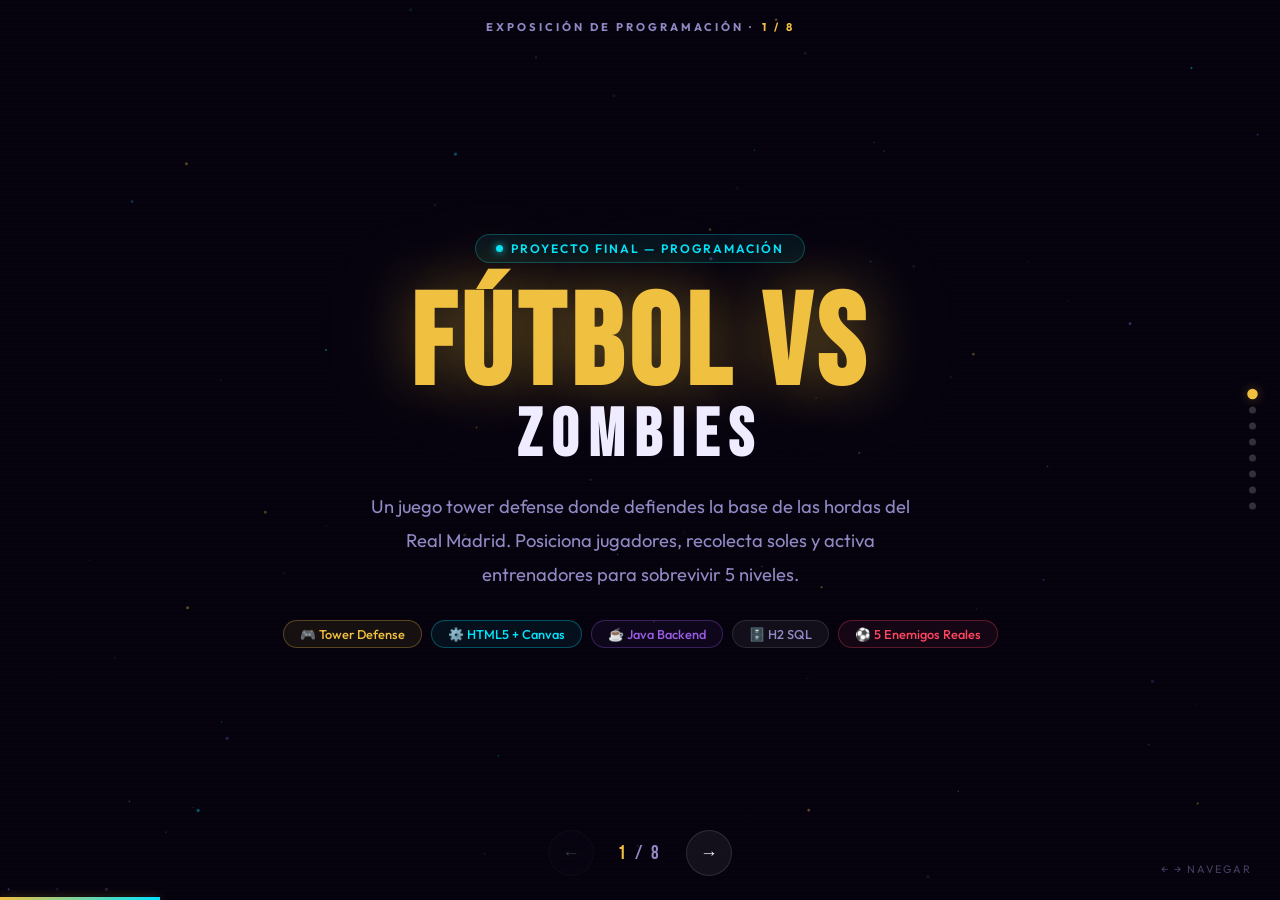
<file: index.html>
<!DOCTYPE html>
<html lang="es">
<head>
  <meta charset="UTF-8">
  <meta name="viewport" content="width=device-width, initial-scale=1.0">
  <title>Fútbol VS Zombies — Exposición</title>
  <link rel="preconnect" href="https://fonts.googleapis.com">
  <link href="https://fonts.googleapis.com/css2?family=Bebas+Neue&family=Outfit:wght@300;400;500;600;700&display=swap" rel="stylesheet">
  <style>
    :root {
      --bg: #06030f;
      --gold: #f0c040;
      --gold-dim: rgba(240,192,64,0.12);
      --gold-glow: rgba(240,192,64,0.35);
      --cyan: #00e5ff;
      --purple: #9b5de5;
      --red: #ff4560;
      --green: #2ecc71;
      --text: #f0ecff;
      --muted: #9189c4;
      --border: rgba(240,192,64,0.15);
    }
    *, *::before, *::after { box-sizing: border-box; margin: 0; padding: 0; }
    html, body { width:100%; height:100%; overflow:hidden; font-family:'Outfit',sans-serif; background:var(--bg); color:var(--text); }

    #particles-canvas { position:fixed; inset:0; z-index:0; pointer-events:none; }
    body::before {
      content:''; position:fixed; inset:0;
      background:repeating-linear-gradient(0deg,transparent,transparent 2px,rgba(0,0,0,0.03) 2px,rgba(0,0,0,0.03) 4px);
      pointer-events:none; z-index:1;
    }

    /* ── SLIDES ── */
    #slides-wrapper { position:fixed; inset:0; z-index:10; overflow:hidden; }

    .slide {
      position:absolute; inset:0;
      display:flex; flex-direction:column; align-items:center; justify-content:center;
      padding:72px 56px 90px;
      opacity:0; pointer-events:none;
      transition:opacity 0.5s ease, transform 0.5s ease;
      transform:translateX(50px);
    }
    .slide.active { opacity:1; pointer-events:all; transform:translateX(0); }
    .slide.exit-left { opacity:0; transform:translateX(-50px); }

    .slide-badge {
      position:absolute; top:20px; left:50%; transform:translateX(-50%);
      font-size:0.7rem; font-weight:700; letter-spacing:3px; text-transform:uppercase;
      color:var(--muted); display:flex; align-items:center; gap:8px; white-space:nowrap;
    }
    .slide-badge span { color:var(--gold); }

    /* ── PROGRESS ── */
    #progress-bar {
      position:fixed; bottom:0; left:0; height:3px;
      background:linear-gradient(90deg,var(--gold),var(--cyan));
      transition:width 0.45s ease; z-index:200;
      box-shadow:0 0 10px var(--gold-glow);
    }

    /* ── CONTROLS ── */
    #nav-controls {
      position:fixed; bottom:24px; left:50%; transform:translateX(-50%);
      display:flex; align-items:center; gap:18px; z-index:200;
    }
    .nav-btn {
      background:rgba(255,255,255,0.06); border:1px solid rgba(255,255,255,0.12);
      color:var(--text); border-radius:50%; width:46px; height:46px;
      font-size:1.1rem; cursor:pointer; display:flex; align-items:center; justify-content:center;
      transition:background 0.2s, border-color 0.2s, transform 0.2s; backdrop-filter:blur(8px);
    }
    .nav-btn:hover { background:rgba(240,192,64,0.15); border-color:var(--gold); transform:scale(1.08); }
    .nav-btn:disabled { opacity:0.22; cursor:default; transform:none; }
    #slide-counter { font-family:'Bebas Neue',cursive; font-size:1.2rem; letter-spacing:3px; color:var(--muted); min-width:56px; text-align:center; }
    #slide-counter em { color:var(--gold); font-style:normal; }

    /* ── DOTS ── */
    #slide-dots {
      position:fixed; right:24px; top:50%; transform:translateY(-50%);
      display:flex; flex-direction:column; gap:9px; z-index:200;
    }
    .dot { width:7px; height:7px; border-radius:50%; background:rgba(255,255,255,0.18); cursor:pointer; transition:background 0.3s, transform 0.3s; }
    .dot.active { background:var(--gold); transform:scale(1.5); box-shadow:0 0 7px var(--gold-glow); }

    #key-hint { position:fixed; bottom:24px; right:28px; font-size:0.68rem; letter-spacing:2px; color:rgba(145,137,196,0.45); text-transform:uppercase; z-index:200; }

    /* ── SHARED COMPONENTS ── */
    .section-label { font-size:0.7rem; font-weight:700; letter-spacing:3px; text-transform:uppercase; color:var(--cyan); margin-bottom:8px; }
    h2 { font-family:'Bebas Neue',cursive; font-size:clamp(2.2rem,3.8vw,3.4rem); letter-spacing:3px; line-height:1; margin-bottom:10px; }
    .section-desc { color:var(--muted); font-size:0.97rem; line-height:1.8; max-width:580px; margin-bottom:32px; }

    /* ── ANIM ── */
    @keyframes fadeUp { from{opacity:0;transform:translateY(26px)} to{opacity:1;transform:translateY(0)} }
    @keyframes pulse { 0%,100%{opacity:1;transform:scale(1)} 50%{opacity:.5;transform:scale(.8)} }
    .slide.active .a1 { animation:fadeUp .55s .04s ease both; }
    .slide.active .a2 { animation:fadeUp .55s .14s ease both; }
    .slide.active .a3 { animation:fadeUp .55s .24s ease both; }
    .slide.active .a4 { animation:fadeUp .55s .34s ease both; }
    .slide.active .a5 { animation:fadeUp .55s .44s ease both; }

    /* ════════════════════════════
       SLIDE 1 — PORTADA
    ════════════════════════════ */
    .hero-badge {
      display:inline-flex; align-items:center; gap:8px;
      background:rgba(0,229,255,0.08); border:1px solid rgba(0,229,255,0.25);
      border-radius:999px; padding:6px 20px;
      font-size:0.76rem; font-weight:600; letter-spacing:2px; text-transform:uppercase;
      color:var(--cyan); margin-bottom:28px;
    }
    .hero-badge::before { content:''; width:7px; height:7px; border-radius:50%; background:var(--cyan); box-shadow:0 0 8px var(--cyan); animation:pulse 1.5s ease-in-out infinite; }
    .hero-title {
      font-family:'Bebas Neue',cursive;
      font-size:clamp(4rem,10vw,9.5rem);
      line-height:.88; letter-spacing:6px; color:var(--gold);
      text-shadow:0 0 60px rgba(240,192,64,.4),0 0 120px rgba(240,192,64,.15);
      text-align:center;
    }
    .hero-title span { display:block; color:var(--text); text-shadow:none; font-size:.52em; letter-spacing:10px; margin-top:4px; }
    .hero-sub { margin-top:24px; font-size:clamp(.95rem,1.7vw,1.15rem); color:var(--muted); max-width:560px; line-height:1.85; text-align:center; }
    .hero-chips { display:flex; flex-wrap:wrap; gap:9px; justify-content:center; margin-top:28px; }
    .chip { background:rgba(255,255,255,0.05); border:1px solid rgba(255,255,255,0.1); border-radius:999px; padding:5px 16px; font-size:0.8rem; color:var(--muted); font-weight:500; }
    .chip.gold  { border-color:rgba(240,192,64,.3); color:var(--gold); background:rgba(240,192,64,.07); }
    .chip.cyan  { border-color:rgba(0,229,255,.3); color:var(--cyan); background:rgba(0,229,255,.06); }
    .chip.purple{ border-color:rgba(155,93,229,.3); color:var(--purple); background:rgba(155,93,229,.06); }
    .chip.red   { border-color:rgba(255,69,96,.3); color:var(--red); background:rgba(255,69,96,.06); }

    /* ════════════════════════════
       SLIDE 2 — EQUIPO
    ════════════════════════════ */
    .team-grid { display:grid; grid-template-columns:repeat(3,1fr); gap:24px; width:100%; max-width:860px; }
    .member-card {
      background:rgba(255,255,255,0.03); border:1px solid rgba(255,255,255,0.08);
      border-radius:22px; padding:32px 22px; text-align:center;
      transition:transform .3s, border-color .3s, background .3s;
      position:relative; overflow:hidden;
    }
    .member-card::before { content:''; position:absolute; top:0; left:0; right:0; height:2px; background:linear-gradient(90deg,var(--gold),var(--cyan),transparent); }
    .member-card:hover { transform:translateY(-6px); border-color:rgba(240,192,64,.3); background:var(--gold-dim); }
    .member-avatar {
      width:68px; height:68px; border-radius:50%;
      background:linear-gradient(135deg,rgba(240,192,64,.2),rgba(0,229,255,.15));
      border:2px solid rgba(240,192,64,.3);
      display:flex; align-items:center; justify-content:center;
      font-size:1.9rem; margin:0 auto 16px;
    }
    .member-card h3 { font-family:'Bebas Neue',cursive; font-size:1.1rem; letter-spacing:2px; color:var(--gold); margin-bottom:6px; }
    .member-card p { color:var(--muted); font-size:0.8rem; line-height:1.6; }
    .member-role { display:inline-block; margin-top:12px; font-size:0.68rem; font-weight:700; letter-spacing:2px; text-transform:uppercase; padding:4px 13px; border-radius:999px; background:rgba(0,229,255,0.1); color:var(--cyan); }
    .member-role.gold  { background:rgba(240,192,64,0.1); color:var(--gold); }
    .member-role.purple{ background:rgba(155,93,229,0.1); color:var(--purple); }

    /* ════════════════════════════
       SLIDE 3 — CÓMO FUNCIONA
    ════════════════════════════ */
    .steps-grid { display:grid; grid-template-columns:repeat(3,1fr); gap:22px; width:100%; max-width:960px; }
    .step { background:rgba(255,255,255,0.03); border:1px solid rgba(255,255,255,0.07); border-radius:18px; padding:28px 22px; position:relative; overflow:hidden; transition:transform .3s, border-color .3s; }
    .step:hover { transform:translateY(-5px); border-color:rgba(240,192,64,.25); }
    .step::before { content:''; position:absolute; top:0; left:0; right:0; height:2px; background:linear-gradient(90deg,var(--gold),transparent); opacity:0; transition:opacity .3s; }
    .step:hover::before { opacity:1; }
    .step-num { font-family:'Bebas Neue',cursive; font-size:3.5rem; color:rgba(240,192,64,0.1); line-height:1; margin-bottom:12px; }
    .step h3 { font-size:1.05rem; font-weight:700; margin-bottom:8px; color:var(--gold); }
    .step p { color:var(--muted); font-size:0.88rem; line-height:1.75; }

    /* ════════════════════════════
       SLIDE 4 — ENEMIGOS
    ════════════════════════════ */
    .enemies-grid { display:grid; grid-template-columns:repeat(5,1fr); gap:14px; width:100%; max-width:960px; }
    .enemy-card {
      background:rgba(255,40,40,0.04); border:1px solid rgba(255,69,96,0.15);
      border-radius:16px; padding:20px 14px; text-align:center;
      transition:transform .3s, border-color .3s, background .3s;
    }
    .enemy-card:hover { transform:translateY(-5px); border-color:rgba(255,69,96,.4); background:rgba(255,69,96,.08); }
    .enemy-card.boss { border-color:rgba(240,192,64,.3); background:rgba(240,192,64,.05); }
    .enemy-card.boss:hover { border-color:rgba(240,192,64,.6); background:rgba(240,192,64,.1); }
    .enemy-emoji { font-size:2rem; display:block; margin-bottom:10px; }
    .enemy-card h4 { font-family:'Bebas Neue',cursive; font-size:1rem; letter-spacing:2px; color:var(--red); margin-bottom:6px; }
    .enemy-card.boss h4 { color:var(--gold); }
    .enemy-card p { color:var(--muted); font-size:0.75rem; line-height:1.55; }
    .enemy-tag { display:inline-block; margin-top:10px; font-size:0.65rem; font-weight:700; letter-spacing:1.5px; text-transform:uppercase; padding:3px 10px; border-radius:999px; background:rgba(255,69,96,0.12); color:var(--red); }
    .enemy-card.boss .enemy-tag { background:rgba(240,192,64,0.12); color:var(--gold); }

    /* ════════════════════════════
       SLIDE 5 — JUGADORES + SOLES
    ════════════════════════════ */
    .players-layout { display:grid; grid-template-columns:1fr 1fr; gap:36px; width:100%; max-width:960px; align-items:start; }
    .players-list { display:flex; flex-direction:column; gap:12px; }
    .player-row {
      display:flex; align-items:center; gap:14px;
      background:rgba(255,255,255,0.03); border:1px solid rgba(255,255,255,0.07);
      border-radius:12px; padding:12px 16px;
      transition:transform .2s, border-color .2s;
    }
    .player-row:hover { transform:translateX(4px); border-color:rgba(240,192,64,.25); }
    .player-icon { width:38px; height:38px; border-radius:8px; display:flex; align-items:center; justify-content:center; font-size:1.2rem; flex-shrink:0; }
    .player-info strong { display:block; font-size:0.9rem; color:var(--text); margin-bottom:2px; }
    .player-info span { font-size:0.76rem; color:var(--muted); }
    .player-cost { margin-left:auto; font-family:'Bebas Neue',cursive; font-size:1.1rem; color:var(--gold); flex-shrink:0; }

    .soles-box {
      background:rgba(240,192,64,0.05); border:1px solid rgba(240,192,64,0.2);
      border-radius:18px; padding:24px;
    }
    .soles-box h3 { font-family:'Bebas Neue',cursive; font-size:1.5rem; letter-spacing:2px; color:var(--gold); margin-bottom:12px; }
    .soles-box p { color:var(--muted); font-size:0.87rem; line-height:1.75; margin-bottom:10px; }
    .sol-item { display:flex; align-items:flex-start; gap:10px; margin-top:10px; }
    .sol-item span { font-size:1.3rem; flex-shrink:0; margin-top:2px; }
    .sol-item p { margin:0; font-size:0.82rem; color:var(--muted); }

    /* ════════════════════════════
       SLIDE 6 — ENTRENADORES
    ════════════════════════════ */
    .coaches-grid { display:grid; grid-template-columns:repeat(3,1fr); gap:22px; width:100%; max-width:860px; }
    .coach-card {
      background:rgba(255,255,255,0.03); border:1px solid rgba(255,255,255,0.07);
      border-radius:18px; padding:26px 22px; text-align:center;
      transition:transform .3s, border-color .3s, background .3s;
      position:relative; overflow:hidden;
    }
    .coach-card::after { content:''; position:absolute; bottom:0; left:0; right:0; height:2px; background:linear-gradient(90deg,transparent,var(--gold),transparent); opacity:0; transition:opacity .3s; }
    .coach-card:hover::after { opacity:1; }
    .coach-card:hover { transform:translateY(-5px); border-color:rgba(240,192,64,.3); background:var(--gold-dim); }
    .coach-emoji { font-size:2.5rem; display:block; margin-bottom:14px; }
    .coach-card h4 { font-family:'Bebas Neue',cursive; font-size:1.25rem; letter-spacing:2px; color:var(--gold); margin-bottom:8px; }
    .coach-card p { color:var(--muted); font-size:0.82rem; line-height:1.65; }
    .coach-req { display:inline-block; margin-top:12px; font-size:0.65rem; font-weight:700; letter-spacing:1.5px; text-transform:uppercase; padding:3px 11px; border-radius:999px; background:rgba(0,229,255,0.1); color:var(--cyan); }

    /* ════════════════════════════
       SLIDE 7 — TECNOLOGÍA
    ════════════════════════════ */
    .tech-layout { display:grid; grid-template-columns:1fr 1fr; gap:36px; width:100%; max-width:960px; align-items:start; }
    .tech-list { display:flex; flex-direction:column; gap:13px; }
    .tech-item { display:flex; align-items:center; gap:14px; background:rgba(255,255,255,0.03); border:1px solid rgba(255,255,255,0.07); border-radius:13px; padding:15px 17px; }
    .tech-icon { width:42px; height:42px; border-radius:9px; display:flex; align-items:center; justify-content:center; font-size:1.35rem; flex-shrink:0; }
    .tech-icon.html { background:rgba(228,77,38,0.15); }
    .tech-icon.css  { background:rgba(155,93,229,0.15); }
    .tech-icon.java { background:rgba(248,152,32,0.15); }
    .tech-icon.sql  { background:rgba(0,114,255,0.15); }
    .tech-info strong { display:block; font-size:0.92rem; color:var(--text); margin-bottom:3px; }
    .tech-info span { font-size:0.78rem; color:var(--muted); }

    .arch-diagram { background:rgba(255,255,255,0.02); border:1px solid var(--border); border-radius:18px; padding:26px; display:flex; flex-direction:column; gap:9px; }
    .arch-row { display:flex; align-items:center; gap:9px; }
    .arch-box { flex:1; border-radius:9px; padding:9px 12px; text-align:center; font-size:0.8rem; font-weight:600; }
    .arch-box.gd  { background:rgba(240,192,64,0.08); border:1px solid rgba(240,192,64,0.18); color:var(--gold); }
    .arch-box.cy  { background:rgba(0,229,255,0.06); border:1px solid rgba(0,229,255,0.2); color:var(--cyan); }
    .arch-box.pu  { background:rgba(155,93,229,0.06); border:1px solid rgba(155,93,229,0.2); color:var(--purple); }
    .arch-arrow { color:var(--muted); font-size:.95rem; flex-shrink:0; }
    .arch-label { font-size:0.65rem; color:var(--muted); text-align:center; letter-spacing:1px; text-transform:uppercase; }

    /* ════════════════════════════
       SLIDE 8 — CIERRE
    ════════════════════════════ */
    .final-title { font-family:'Bebas Neue',cursive; font-size:clamp(3rem,6.5vw,6rem); line-height:.9; letter-spacing:5px; color:var(--gold); text-shadow:0 0 60px rgba(240,192,64,.4); margin-bottom:14px; text-align:center; }
    .final-sub { color:var(--muted); font-size:1rem; line-height:1.85; max-width:500px; margin:0 auto 32px; text-align:center; }
    .btn-play { display:inline-flex; align-items:center; gap:10px; background:var(--gold); color:#0e0618; border:none; border-radius:8px; padding:15px 46px; font-family:'Bebas Neue',cursive; font-size:1.35rem; letter-spacing:4px; cursor:pointer; text-decoration:none; box-shadow:0 8px 32px rgba(240,192,64,.3); transition:transform .2s, box-shadow .2s; }
    .btn-play:hover { transform:translateY(-3px); box-shadow:0 14px 48px rgba(240,192,64,.5); }

    /* ── STATS ROW ── */
    .stats-row { display:grid; grid-template-columns:repeat(4,1fr); gap:2px; background:var(--border); border:1px solid var(--border); border-radius:18px; overflow:hidden; width:100%; max-width:900px; margin-top:10px; }
    .stat-box { background:var(--bg); padding:36px 24px; text-align:center; }
    .stat-num { font-family:'Bebas Neue',cursive; font-size:3.5rem; color:var(--gold); line-height:1; text-shadow:0 0 20px var(--gold-glow); }
    .stat-label { color:var(--muted); font-size:0.76rem; letter-spacing:2px; text-transform:uppercase; margin-top:7px; }
  </style>
</head>
<body>
<canvas id="particles-canvas"></canvas>
<div id="slides-wrapper">

  <!-- ① PORTADA -->
  <div class="slide active" style="text-align:center;" data-label="Portada">
    <div class="slide-badge">Exposición de Programación · <span>1 / 8</span></div>
    <div class="hero-badge a1">Proyecto Final — Programación</div>
    <h1 class="hero-title a2">Fútbol VS<span>Zombies</span></h1>
    <p class="hero-sub a3">Un juego tower defense donde defiendes la base de las hordas del Real Madrid. Posiciona jugadores, recolecta soles y activa entrenadores para sobrevivir 5 niveles.</p>
    <div class="hero-chips a4">
      <span class="chip gold">🎮 Tower Defense</span>
      <span class="chip cyan">⚙️ HTML5 + Canvas</span>
      <span class="chip purple">☕ Java Backend</span>
      <span class="chip">🗄️ H2 SQL</span>
      <span class="chip red">⚽ 5 Enemigos Reales</span>
    </div>
  </div>

  <!-- ② EQUIPO -->
  <div class="slide" data-label="Equipo">
    <div class="slide-badge">Integrantes · <span>2 / 8</span></div>
    <div class="a1"><div class="section-label">Quiénes lo hicimos</div></div>
    <h2 class="a2">Nuestro Equipo</h2>
    <p class="section-desc a3" style="text-align:center;">Tres desarrolladores, cada uno con un rol claro en el proyecto.</p>
    <div class="team-grid a4">
      <div class="member-card">
        <div class="member-avatar">🎮</div>
        <h3>Dennis<br>Marin Orozco</h3>
        <p>Lógica del juego en Canvas, mecánicas de enemigos, animaciones y diseño de la interfaz visual.</p>
        <span class="member-role gold">Game Logic & Frontend</span>
      </div>
      <div class="member-card">
        <div class="member-avatar">⚙️</div>
        <h3>Juan Esteban<br>Muñoz Marín</h3>
        <p>Backend Java con HttpServer, API REST para guardar y cargar progreso, integración con base de datos.</p>
        <span class="member-role purple">Backend / API REST</span>
      </div>
      <div class="member-card">
        <div class="member-avatar">🗄️</div>
        <h3>Jose Daniel<br>Orejuela Duque</h3>
        <p>Base de datos H2 SQL embebida, persistencia de nivel, oleada, score y energía entre sesiones.</p>
        <span class="member-role">Base de Datos / H2 SQL</span>
      </div>
    </div>
  </div>

  <!-- ③ CÓMO FUNCIONA -->
  <div class="slide" data-label="Mecánicas">
    <div class="slide-badge">Mecánicas · <span>3 / 8</span></div>
    <div class="a1"><div class="section-label">Gameplay</div></div>
    <h2 class="a2">¿Cómo funciona?</h2>
    <p class="section-desc a3" style="text-align:center; max-width:700px;">El juego tiene 5 niveles, cada uno en un estadio distinto. Cada nivel tiene 3 oleadas de enemigos que escalan en dificultad y velocidad.</p>
    <div class="steps-grid a4">
      <div class="step">
        <div class="step-num">01</div>
        <h3>☀ Recolecta Soles</h3>
        <p>Los soles caen del cielo cada ~10 segundos — haz clic en ellos para recolectarlos. Sin soles no puedes colocar jugadores. Fàbregas genera soles extra de forma pasiva.</p>
      </div>
      <div class="step">
        <div class="step-num">02</div>
        <h3>⚽ Posiciona Jugadores</h3>
        <p>El tablero tiene 5 carriles y 9 columnas. Cada jugador tiene un costo en soles. Coloca a tus jugadores estratégicamente antes de que lleguen los enemigos por cada carril.</p>
      </div>
      <div class="step">
        <div class="step-num">03</div>
        <h3>🧟 Sobrevive las Oleadas</h3>
        <p>3 oleadas por nivel, cada vez con más enemigos y mayor velocidad. Si un enemigo llega a tu portería, pierdes vida de base. Llega a 0 y es Game Over.</p>
      </div>
    </div>
  </div>

  <!-- ④ ENEMIGOS -->
  <div class="slide" data-label="Enemigos">
    <div class="slide-badge">Enemigos · <span>4 / 8</span></div>
    <div class="a1"><div class="section-label">Horda del Real Madrid</div></div>
    <h2 class="a2">Los Enemigos</h2>
    <p class="section-desc a3" style="text-align:center; max-width:700px;">Cada enemigo tiene comportamiento único. Aparecen por la derecha y avanzan por el carril que les toca.</p>
    <div class="enemies-grid a4">
      <div class="enemy-card">
        <span class="enemy-emoji">🎯</span>
        <h4>Benzema</h4>
        <p>Dispara proyectiles a distancia sin acercarse. Difícil de bloquear con Mascherano solo.</p>
        <span class="enemy-tag">Tirador</span>
      </div>
      <div class="enemy-card">
        <span class="enemy-emoji">🧱</span>
        <h4>Pepe</h4>
        <p>Muy lento pero con mucha vida (2500 HP). Aguanta muchos golpes antes de caer.</p>
        <span class="enemy-tag">Tanque</span>
      </div>
      <div class="enemy-card">
        <span class="enemy-emoji">💨</span>
        <h4>Bale</h4>
        <p>El más rápido (velocidad x0.55). Puede atravesar tu línea antes de que reacciones.</p>
        <span class="enemy-tag">Sprinter</span>
      </div>
      <div class="enemy-card">
        <span class="enemy-emoji">🤸</span>
        <h4>Modric</h4>
        <p>Puede saltar sobre tus jugadores (3 veces). Cada impacto que recibe lo esquiva hasta agotar sus saltos.</p>
        <span class="enemy-tag">Saltador</span>
      </div>
      <div class="enemy-card boss">
        <span class="enemy-emoji">👑</span>
        <h4>Cristiano</h4>
        <p>Aparece solo en el Nivel 5 Oleada 3. 5000 HP, 250 de daño. Al llegar a tu base hace el SIUUU y termina el juego.</p>
        <span class="enemy-tag">BOSS FINAL</span>
      </div>
    </div>
  </div>

  <!-- ⑤ JUGADORES + SOLES -->
  <div class="slide" data-label="Jugadores">
    <div class="slide-badge">Jugadores y Soles · <span>5 / 8</span></div>
    <div class="a1"><div class="section-label">Tu Equipo</div></div>
    <h2 class="a2">Jugadores y Recursos</h2>
    <div class="players-layout a3">
      <div class="players-list">
        <div class="player-row">
          <div class="player-icon" style="background:rgba(46,204,113,0.15);">⚽</div>
          <div class="player-info"><strong>Neymar</strong><span>Disparo rápido. Ataca a enemigos en su carril.</span></div>
          <div class="player-cost">☀75</div>
        </div>
        <div class="player-row">
          <div class="player-icon" style="background:rgba(21,101,192,0.15);">💥</div>
          <div class="player-info"><strong>Suárez</strong><span>Disparo pesado. Más lento pero más daño.</span></div>
          <div class="player-cost">☀110</div>
        </div>
        <div class="player-row">
          <div class="player-icon" style="background:rgba(142,36,170,0.15);">🔀</div>
          <div class="player-info"><strong>Iniesta</strong><span>Redirige proyectiles enemigos hacia ellos mismos.</span></div>
          <div class="player-cost">☀100</div>
        </div>
        <div class="player-row">
          <div class="player-icon" style="background:rgba(55,71,79,0.15);">🧱</div>
          <div class="player-info"><strong>Mascherano</strong><span>Tanque con 200 HP. Bloquea el avance enemigo.</span></div>
          <div class="player-cost">☀60</div>
        </div>
        <div class="player-row">
          <div class="player-icon" style="background:rgba(230,81,0,0.15);">☀</div>
          <div class="player-info"><strong>Fàbregas</strong><span>No ataca. Genera soles pasivamente cada ~15s.</span></div>
          <div class="player-cost">☀50</div>
        </div>
      </div>
      <div class="soles-box">
        <h3>☀ Sistema de Soles</h3>
        <p>Los soles son la única moneda del juego. Sin ellos no puedes colocar nada.</p>
        <div class="sol-item"><span>🌤</span><p><strong style="color:var(--gold)">Del cielo:</strong> Caen automáticamente cada ~10 segundos en posición aleatoria. Debes hacer clic para recolectarlos.</p></div>
        <div class="sol-item"><span>🔋</span><p><strong style="color:var(--gold)">Fàbregas:</strong> Coloca a Fàbregas y genera un sol extra cada 15-20 segundos desde su posición.</p></div>
        <div class="sol-item"><span>⚠️</span><p><strong style="color:var(--gold)">Al cambiar de nivel</strong> el tablero se reinicia completamente y empiezas con 0 soles.</p></div>
      </div>
    </div>
  </div>

  <!-- ⑥ ENTRENADORES -->
  <div class="slide" data-label="Entrenadores">
    <div class="slide-badge">Entrenadores · <span>6 / 8</span></div>
    <div class="a1"><div class="section-label">Habilidades Especiales por Nivel</div></div>
    <h2 class="a2">Los Entrenadores</h2>
    <p class="section-desc a3" style="text-align:center; max-width:680px;">Cada entrenador se activa una sola vez por nivel pulsando su botón. Úsalos en el momento justo — no se pueden recargar hasta el siguiente nivel.</p>
    <div class="coaches-grid a4">
      <div class="coach-card">
        <span class="coach-emoji">🧠</span>
        <h4>Guardiola</h4>
        <p>Activa el <strong style="color:var(--gold)">Modo Reposicionamiento</strong> durante 7 segundos. Puedes arrastrar y mover todos tus jugadores libremente por el tablero.</p>
        <span class="coach-req">⚠ Requiere a Iniesta en el campo</span>
      </div>
      <div class="coach-card">
        <span class="coach-emoji">⚡</span>
        <h4>Luis Enrique</h4>
        <p>Activa el <strong style="color:var(--gold)">Modo Turbo x2</strong> durante 10 segundos. Neymar y Suárez disparan el doble de rápido mientras dura el efecto.</p>
        <span class="coach-req">Sin requisito previo</span>
      </div>
      <div class="coach-card">
        <span class="coach-emoji">🛡️</span>
        <h4>Scaloni</h4>
        <p>Activa el <strong style="color:var(--gold)">Escudo x3</strong> durante 15 segundos. Mascherano despliega un campo de fuerza que absorbe el daño en carriles adyacentes.</p>
        <span class="coach-req">Sin requisito previo</span>
      </div>
    </div>
    <div style="margin-top:20px; background:rgba(240,192,64,0.05); border:1px solid rgba(240,192,64,0.15); border-radius:12px; padding:14px 20px; max-width:860px; width:100%; font-size:0.84rem; color:var(--muted); line-height:1.7;" class="a5">
      <strong style="color:var(--gold)">🏟 5 Estadios:</strong> Camp Nou → Santiago Bernabéu → Wembley → Río de Janeiro → Bernabéu Final (Boss). Cada nivel reinicia tu tablero y el fondo del campo cambia.
    </div>
  </div>

  <!-- ⑦ TECNOLOGÍA + CÓMO LO CONSTRUIMOS -->
  <div class="slide" data-label="Tecnología">
    <div class="slide-badge">Cómo lo construimos · <span>7 / 8</span></div>
    <div class="a1"><div class="section-label">Stack Tecnológico</div></div>
    <h2 class="a2">Cómo está construido</h2>
    <div class="tech-layout a3">
      <div class="tech-list">
        <div class="tech-item">
          <div class="tech-icon html">🌐</div>
          <div class="tech-info"><strong>HTML5 + Canvas API</strong><span>Motor del juego: tablero, colisiones, animaciones de jugadores, enemigos y proyectiles en tiempo real a 60fps</span></div>
        </div>
        <div class="tech-item">
          <div class="tech-icon css">🎨</div>
          <div class="tech-info"><strong>CSS3 + JavaScript</strong><span>Interfaz del HUD, panel de jugadores, entrenadores, lobby y mensajes de oleada con transiciones</span></div>
        </div>
        <div class="tech-item">
          <div class="tech-icon java">☕</div>
          <div class="tech-info"><strong>Java 17 + HttpServer</strong><span>Servidor REST en puerto 8080. Maneja GET y POST /api/progress para guardar y cargar partidas</span></div>
        </div>
        <div class="tech-item">
          <div class="tech-icon sql">🗄️</div>
          <div class="tech-info"><strong>H2 SQL Embebido</strong><span>Base de datos que persiste nivel, oleada, score y energía. No necesita instalación aparte — corre dentro de Java</span></div>
        </div>
      </div>
      <div class="arch-diagram a4">
        <div class="arch-label">Arquitectura del Sistema</div><br>
        <div class="arch-row">
          <div class="arch-box gd">🌐 index.html<br><small style="opacity:.7;font-size:.7rem;font-weight:400">Presentación</small></div>
          <div class="arch-arrow">→</div>
          <div class="arch-box gd">🎮 Juego Canvas<br><small style="opacity:.7;font-size:.7rem;font-weight:400">futbol_vs_zombies_v2</small></div>
        </div>
        <div style="text-align:center;color:var(--muted);font-size:1.1rem;margin:4px 0;">↕</div>
        <div class="arch-row">
          <div class="arch-box cy">📡 Fetch API<br><small style="opacity:.7;font-size:.7rem;font-weight:400">HTTP REST calls</small></div>
        </div>
        <div style="text-align:center;color:var(--muted);font-size:1.1rem;margin:4px 0;">↕</div>
        <div class="arch-row">
          <div class="arch-box pu">☕ Java Server<br><small style="opacity:.7;font-size:.7rem;font-weight:400">Puerto 8080</small></div>
          <div class="arch-arrow">↔</div>
          <div class="arch-box pu">🗄️ H2 SQL<br><small style="opacity:.7;font-size:.7rem;font-weight:400">progress-data</small></div>
        </div><br>
        <div class="arch-label">GET /api/progress · POST /api/progress</div>
        <div class="arch-label" style="margin-top:6px;">mvn compile exec:java → localhost:8080</div>
      </div>
    </div>
  </div>

  <!-- ⑧ CIERRE -->
  <div class="slide" style="text-align:center;" data-label="Cierre">
    <div class="slide-badge">Cierre · <span>8 / 8</span></div>
    <div class="hero-badge a1">¡Gracias por su atención!</div>
    <div class="final-title a2">¡A jugar!</div>
    <p class="final-sub a3">
      Defiende la portería, recolecta soles, activa a tus entrenadores y detén a Cristiano antes del <em style="color:var(--gold)">SIUUU</em>.<br><br>
      <strong style="color:var(--gold)">Dennis · Juan Esteban · Jose Daniel</strong>
    </p>
    <a class="btn-play a4" href="futbol_vs_zombies_v2.html">▶ JUGAR AHORA</a>
  </div>

</div>

<div id="progress-bar"></div>
<div id="nav-controls">
  <button class="nav-btn" id="btn-prev">←</button>
  <div id="slide-counter"><em>1</em> / 8</div>
  <button class="nav-btn" id="btn-next">→</button>
</div>
<div id="slide-dots"></div>
<div id="key-hint">← → navegar</div>

<script>
  // Particles
  const canvas = document.getElementById('particles-canvas');
  const ctx = canvas.getContext('2d');
  let W, H, parts = [];
  function resize(){ W = canvas.width = window.innerWidth; H = canvas.height = window.innerHeight; }
  function Particle(){ this.x=Math.random()*W; this.y=Math.random()*H; this.r=Math.random()*1.4+.3; this.vx=(Math.random()-.5)*.22; this.vy=(Math.random()-.5)*.22; this.alpha=Math.random()*.38+.05; this.color=Math.random()>.6?'#f0c040':Math.random()>.5?'#00e5ff':'#9b5de5'; }
  function initP(){ parts=[]; const n=Math.floor(W*H/14000); for(let i=0;i<n;i++) parts.push(new Particle()); }
  function animP(){
    ctx.clearRect(0,0,W,H);
    parts.forEach(p=>{ p.x+=p.vx; p.y+=p.vy; if(p.x<0)p.x=W; if(p.x>W)p.x=0; if(p.y<0)p.y=H; if(p.y>H)p.y=0; ctx.beginPath(); ctx.arc(p.x,p.y,p.r,0,Math.PI*2); ctx.fillStyle=p.color; ctx.globalAlpha=p.alpha; ctx.fill(); ctx.globalAlpha=1; });
    requestAnimationFrame(animP);
  }
  window.addEventListener('resize',()=>{resize();initP();});
  resize(); initP(); animP();

  // Slideshow
  const slides = document.querySelectorAll('.slide');
  const total = slides.length;
  let cur = 0, busy = false;
  const btnPrev = document.getElementById('btn-prev');
  const btnNext = document.getElementById('btn-next');
  const counter = document.getElementById('slide-counter');
  const bar = document.getElementById('progress-bar');
  const dots = document.getElementById('slide-dots');

  slides.forEach((_,i)=>{ const d=document.createElement('div'); d.className='dot'+(i===0?' active':''); d.onclick=()=>goTo(i); dots.appendChild(d); });

  function goTo(i){
    if(busy||i===cur) return;
    busy=true;
    const prev=cur; cur=i;
    slides[prev].classList.add('exit-left');
    slides[prev].classList.remove('active');
    setTimeout(()=>{ slides[prev].classList.remove('exit-left'); slides[cur].classList.add('active'); busy=false; }, 520);
    updateUI();
  }
  function updateUI(){
    counter.innerHTML=`<em>${cur+1}</em> / ${total}`;
    bar.style.width=((cur+1)/total*100)+'%';
    document.querySelectorAll('.dot').forEach((d,i)=>d.classList.toggle('active',i===cur));
    btnPrev.disabled=cur===0;
    btnNext.disabled=cur===total-1;
  }
  btnPrev.onclick=()=>{ if(cur>0) goTo(cur-1); };
  btnNext.onclick=()=>{ if(cur<total-1) goTo(cur+1); };
  document.addEventListener('keydown',e=>{
    if(e.key==='ArrowRight'||e.key===' '){ e.preventDefault(); if(cur<total-1) goTo(cur+1); }
    if(e.key==='ArrowLeft'){ e.preventDefault(); if(cur>0) goTo(cur-1); }
  });
  let tx=null;
  document.addEventListener('touchstart',e=>{ tx=e.touches[0].clientX; });
  document.addEventListener('touchend',e=>{ if(tx===null)return; const dx=e.changedTouches[0].clientX-tx; if(Math.abs(dx)>50){ if(dx<0&&cur<total-1)goTo(cur+1); if(dx>0&&cur>0)goTo(cur-1); } tx=null; });
  updateUI();
</script>
</body>
</html>
</file>
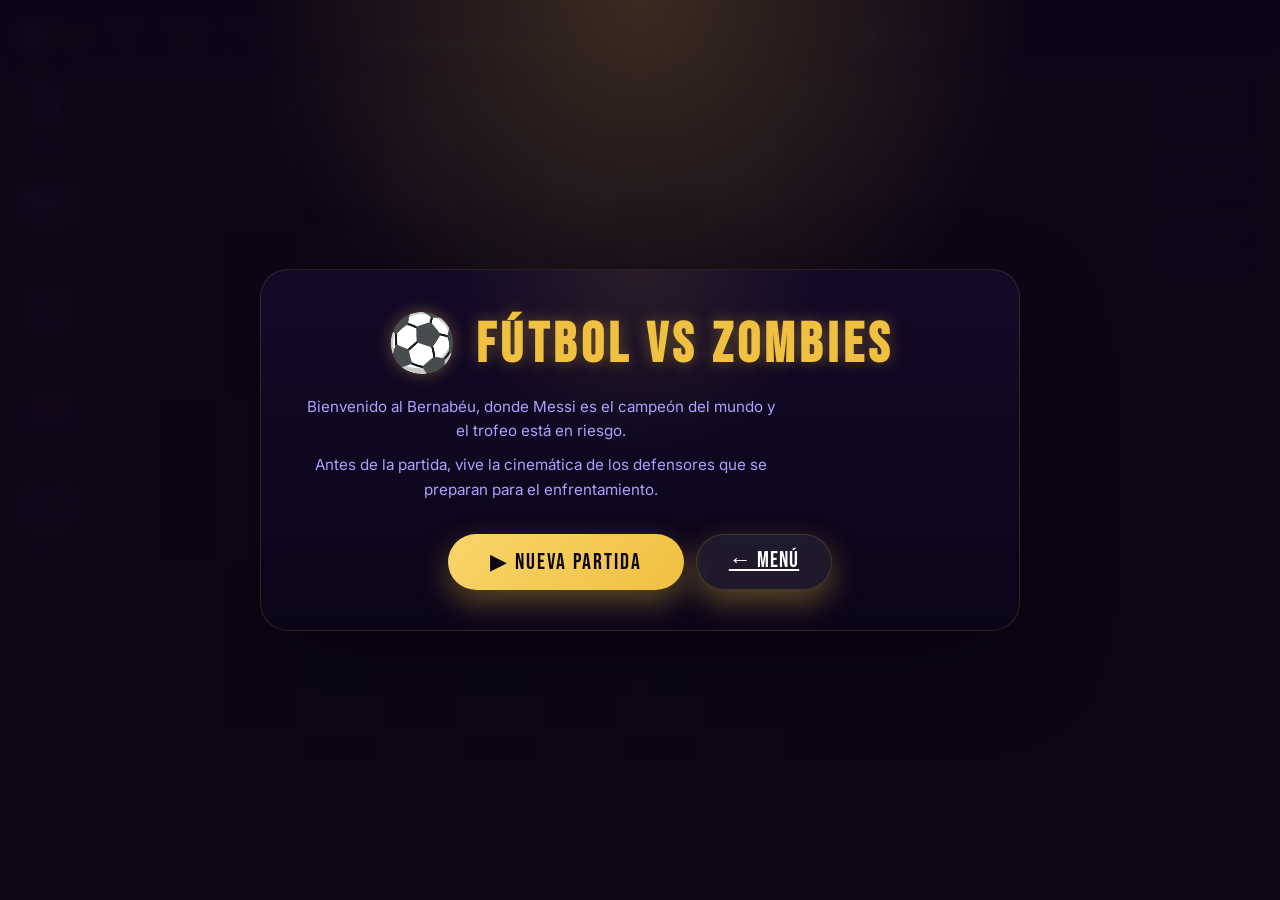
<file: futbol_vs_zombies_v2.html>
<!DOCTYPE html>
<html lang="es">

<head>
  <meta charset="UTF-8">
  <meta name="viewport" content="width=device-width, initial-scale=1.0">
  <title>Fútbol VS Zombies</title>
  <link href="https://fonts.googleapis.com/css2?family=Bebas+Neue&family=Inter:wght@400;600;700&display=swap"
    rel="stylesheet">
  <style>
    * {
      margin: 0;
      padding: 0;
      box-sizing: border-box
    }

    :root {
      --bg: #0e0618;
      --lane: #1a0d2e;
      --lane2: #150a24;
      --gold: #f0c040;
      --purple: #3d2070;
      --white: #f5f0ff;
      --red: #e03030;
      --green: #2ecc71;
      --gray: #888;
    }

    body {
      background: var(--bg);
      font-family: 'Inter', sans-serif;
      color: var(--white);
      overflow: hidden;
      user-select: none
    }

    #ui {
      position: fixed;
      top: 0;
      left: 0;
      right: 0;
      z-index: 50;
      display: flex;
      align-items: center;
      gap: 1rem;
      padding: 12px 20px;
      background: linear-gradient(180deg, rgba(14, 6, 24, 0.98) 0%, rgba(30, 10, 50, 0.95) 100%);
      border-bottom: 2px solid rgba(240, 192, 64, 0.4);
      box-shadow: 0 4px 20px rgba(0, 0, 0, 0.8);
    }

    #title {
      font-family: 'Bebas Neue', cursive;
      font-size: 1.4rem;
      letter-spacing: 3px;
      color: var(--gold);
      flex-shrink: 0;
      text-shadow: 0 0 20px rgba(240, 192, 64, 0.6);
    }

    #hud {
      display: flex;
      gap: 1.2rem;
      align-items: center;
      flex: 1
    }

    /* Next wave preview */
    #next-wave-preview {
      display: flex;
      gap: 6px;
      align-items: center;
      padding-left: 8px;
      color: #bfbfbf;
      font-size: 0.8rem;
    }

    .hud-item {
      display: flex;
      flex-direction: column;
      align-items: center;
      gap: 1px
    }

    .hud-label {
      font-size: .55rem;
      letter-spacing: 2px;
      text-transform: uppercase;
      color: #888;
      font-weight: 700
    }

    .hud-val {
      font-family: 'Bebas Neue', cursive;
      font-size: 1.2rem;
      color: var(--gold);
      text-shadow: 0 0 10px rgba(240, 192, 64, 0.4);
    }

    #hp-bar {
      flex: 1;
      max-width: 200px
    }

    #hp-track {
      width: 100%;
      height: 10px;
      background: rgba(30, 15, 50, 0.8);
      border-radius: 5px;
      overflow: hidden;
      margin-top: 4px;
      border: 1px solid rgba(46, 204, 113, 0.3);
      box-shadow: inset 0 2px 4px rgba(0, 0, 0, 0.5);
    }

    #hp-fill {
      height: 100%;
      background: linear-gradient(90deg, var(--green), #58d46d);
      border-radius: 4px;
      transition: width .3s;
      box-shadow: 0 0 10px rgba(46, 204, 113, 0.6);
    }

    #energy-bar-container {
      display: flex;
      flex-direction: column;
      align-items: center;
      gap: 1px;
      flex: 1;
      max-width: 160px
    }

    #energy-track {
      width: 100%;
      height: 10px;
      background: rgba(30, 15, 50, 0.8);
      border-radius: 5px;
      overflow: hidden;
      margin-top: 4px;
      border: 1px solid rgba(0, 188, 212, 0.3);
      box-shadow: inset 0 2px 4px rgba(0, 0, 0, 0.5);
    }

    #energy-fill {
      height: 100%;
      background: linear-gradient(90deg, #00bcd4, #00e5ff);
      border-radius: 4px;
      transition: width .6s;
      box-shadow: 0 0 10px rgba(0, 188, 212, 0.8);
    }

    #wave-announce {
      position: fixed;
      top: 50%;
      left: 50%;
      transform: translate(-50%, -50%);
      font-family: 'Bebas Neue', cursive;
      font-size: 4rem;
      letter-spacing: 6px;
      color: var(--gold);
      text-shadow: 0 0 40px rgba(240, 192, 64, 0.5);
      z-index: 200;
      pointer-events: none;
      opacity: 0;
      transition: opacity .3s;
      text-align: center;
    }

    #stadium-name {
      position: fixed;
      top: 50%;
      left: 50%;
      transform: translate(-50%, -50%);
      font-family: 'Bebas Neue', cursive;
      font-size: 2rem;
      letter-spacing: 4px;
      color: #b09fff;
      text-shadow: 0 0 20px rgba(176, 159, 255, 0.5);
      z-index: 199;
      pointer-events: none;
      opacity: 0;
      transition: opacity .3s;
      text-align: center;
      margin-top: 80px;
    }

    #overlay {
      position: fixed;
      inset: 0;
      background: radial-gradient(circle at top, rgba(240,192,64,0.2), transparent 35%), rgba(14, 6, 24, 0.98);
      backdrop-filter: blur(4px);
      z-index: 300;
      display: flex;
      flex-direction: column;
      align-items: center;
      justify-content: center;
      gap: 1.5rem;
      padding: 20px;
    }

    .hidden {
      display: none !important;
    }

    #overlay h1 {
      font-family: 'Bebas Neue', cursive;
      font-size: 3.5rem;
      letter-spacing: 5px;
      color: var(--gold)
    }

    .fade-in {
      opacity: 0;
      animation: fadeIn 0.5s ease forwards;
    }

    @keyframes fadeIn {
      from { opacity: 0; transform: translateY(16px); }
      to { opacity: 1; transform: translateY(0); }
    }

    #overlay p {
      color: #b09fff;
      font-size: .95rem;
      max-width: 480px;
      text-align: center;
      line-height: 1.6
    }

    #overlay .btn {
      background: linear-gradient(135deg, #f8d56b, #f0c040);
      color: #0e0618;
      font-family: 'Bebas Neue', cursive;
      font-size: 1.4rem;
      letter-spacing: 2px;
      padding: 14px 42px;
      border: none;
      border-radius: 999px;
      cursor: pointer;
      box-shadow: 0 12px 30px rgba(240, 192, 64, 0.35);
      transition: transform 0.2s ease, box-shadow 0.2s ease, background 0.2s ease;
    }

    #overlay .btn:hover {
      transform: translateY(-2px);
      background: linear-gradient(135deg, #ffd65c, #f6c034);
      box-shadow: 0 18px 34px rgba(240, 192, 64, 0.45);
    }

    #overlay .btn-secondary {
      background: rgba(255, 255, 255, 0.08);
      color: #fff;
      border: 1px solid rgba(240, 192, 64, 0.18);
      border-radius: 999px;
      padding: 12px 32px;
      letter-spacing: 1px;
    }

    .lobby-box {
      width: min(760px, calc(100% - 40px));
      padding: 2.5rem;
      background: linear-gradient(180deg, rgba(20, 10, 40, 0.98), rgba(11, 5, 25, 0.96));
      border: 1px solid rgba(240, 192, 64, 0.15);
      border-radius: 28px;
      box-shadow: 0 35px 90px rgba(0, 0, 0, 0.35);
      text-align: center;
      position: relative;
      overflow: hidden;
    }

    .lobby-box::before {
      content: '';
      position: absolute;
      inset: 0;
      background: radial-gradient(circle at top, rgba(240, 192, 64, 0.12), transparent 35%);
      pointer-events: none;
      opacity: 0.8;
    }

    .lobby-box > * {
      position: relative;
      z-index: 1;
    }

    .lobby-box h1 {
      text-shadow: 0 0 15px rgba(240, 192, 64, 0.35);
    }

    .lobby-box h1 {
      font-family: 'Bebas Neue', cursive;
      font-size: 3.2rem;
      letter-spacing: 4px;
      color: var(--gold);
      margin-bottom: 1rem;
    }

    .lobby-box p {
      color: #d8c9ff;
      line-height: 1.8;
      font-size: 1rem;
      margin-bottom: 0.6rem;
    }

    .lobby-box .hint {
      color: #888;
      font-size: 0.82rem;
      margin-top: 0.4rem;
    }

    .lobby-actions {
      display: flex;
      flex-wrap: wrap;
      gap: 12px;
      justify-content: center;
      margin-top: 2rem;
    }

    .cinematic-screen {
      display: flex;
      flex-direction: column;
      gap: 1.5rem;
      width: min(900px, calc(100% - 40px));
      padding: 2.5rem;
      background: rgba(10, 6, 18, 0.95);
      border: 1px solid rgba(240, 192, 64, 0.18);
      border-radius: 24px;
      box-shadow: 0 30px 80px rgba(0, 0, 0, 0.35);
      text-align: center;
    }

    .cinematic-text {
      color: #d8c9ff;
      font-size: 1rem;
      line-height: 1.8;
      max-width: 760px;
      margin: 0 auto;
    }

    .cinematic-cards {
      display: grid;
      grid-template-columns: repeat(4, minmax(0, 1fr));
      gap: 14px;
      width: 100%;
    }

    .cine-card {
      background: rgba(255, 255, 255, 0.05);
      border: 1px solid rgba(240, 192, 64, 0.15);
      border-radius: 18px;
      padding: 14px;
      text-align: center;
      min-height: 180px;
      display: flex;
      flex-direction: column;
      gap: 10px;
      justify-content: space-between;
    }

    .cine-card img {
      width: 100%;
      height: 100px;
      object-fit: cover;
      border-radius: 14px;
      filter: saturate(1.1) brightness(1.05);
    }

    .cine-card .name {
      font-family: 'Bebas Neue', cursive;
      color: var(--gold);
      font-size: 1.1rem;
      margin-top: 4px;
    }

    .cine-card .desc {
      color: #b0aedd;
      font-size: 0.88rem;
      line-height: 1.4;
    }

    .cinematic-footer {
      display: flex;
      flex-wrap: wrap;
      gap: 12px;
      justify-content: center;
      align-items: center;
    }

    @media (max-width: 820px) {
      .cinematic-cards {
        grid-template-columns: repeat(2, minmax(0, 1fr));
      }
    }

    @media (max-width: 560px) {
      .cinematic-cards {
        grid-template-columns: 1fr;
      }
    }

    .lobby-box h1 {
      font-family: 'Bebas Neue', cursive;
      font-size: 3.2rem;
      letter-spacing: 4px;
      color: var(--gold);
      margin-bottom: 1rem;
    }

    .lobby-box p {
      color: #d8c9ff;
      line-height: 1.8;
      font-size: 1rem;
      margin-bottom: 0.6rem;
    }

    .lobby-box .hint {
      color: #888;
      font-size: 0.82rem;
      margin-top: 0.4rem;
    }

    .lobby-actions {
      display: flex;
      flex-wrap: wrap;
      gap: 12px;
      justify-content: center;
      margin-top: 2rem;
    }

    #coach-panel {
      position: fixed;
      right: 16px;
      top: 70px;
      z-index: 50;
      display: flex;
      flex-direction: column;
      gap: 8px;
    }

    /* Player selection cards */
    #player-panel { gap: 6px; padding: 6px; flex-direction: column; width: 70px; height: auto; max-height: calc(100vh - 200px); }
    .player-card { background: linear-gradient(180deg, rgba(255,255,255,0.02), rgba(0,0,0,0.25)); border-radius:6px; padding:4px; width:60px; text-align:center; cursor:pointer; border:1px solid transparent; transition:transform .12s, box-shadow .12s, border-color .12s; flex-shrink: 0; }
    .player-card img { width:100%; height:40px; object-fit:cover; border-radius:4px; display:block; }
    .player-card .pname { font-family:'Bebas Neue',cursive; color:var(--gold); margin-top:2px; font-size:0.65rem; }
    .player-card .prole { color:#bfbfbf; font-size:0.5rem; margin-top:1px; }
    .player-card .pcost { margin-top:2px; font-weight:700; color:#f0c040; font-size: 0.6rem; }
    .player-card.selected { transform:scale(1.08); box-shadow:0 4px 10px rgba(0,0,0,0.6); border-color:rgba(240,192,64,0.9); }

    .coach-btn {
      background: linear-gradient(135deg, rgba(30, 15, 50, 0.95), rgba(20, 10, 40, 0.9));
      border: 2px solid rgba(240, 192, 64, 0.35);
      border-radius: 8px;
      padding: 10px 14px;
      cursor: pointer;
      text-align: center;
      transition: all .2s;
      min-width: 110px;
      box-shadow: 0 4px 12px rgba(0, 0, 0, 0.4);
    }

    .coach-btn:hover:not(.disabled) {
      border-color: var(--gold);
      transform: translateY(-2px);
      box-shadow: 0 8px 20px rgba(240, 192, 64, 0.3);
      background: linear-gradient(135deg, rgba(40, 20, 60, 0.95), rgba(30, 15, 45, 0.9));
    }

    .coach-btn.disabled {
      opacity: .35;
      cursor: not-allowed
    }

    .coach-btn.active {
      border-color: var(--gold);
      background: linear-gradient(135deg, rgba(240, 192, 64, 0.2), rgba(240, 192, 64, 0.1));
      box-shadow: 0 0 20px rgba(240, 192, 64, 0.4);
    }

    .coach-name {
      font-family: 'Bebas Neue', cursive;
      font-size: .95rem;
      letter-spacing: 2px;
      color: var(--gold);
      text-shadow: 0 0 8px rgba(240, 192, 64, 0.3);
    }

    .coach-desc {
      font-size: .62rem;
      color: #888;
      letter-spacing: .5px;
      margin-top: 2px
    }

    .coach-timer {
      font-family: 'Bebas Neue', cursive;
      font-size: .85rem;
      color: #b09fff;
      margin-top: 3px;
      text-shadow: 0 0 6px rgba(176, 159, 255, 0.3);
    }

    #reposition-msg {
      position: fixed;
      bottom: 20px;
      left: 50%;
      transform: translateX(-50%);
      background: linear-gradient(135deg, rgba(240, 192, 64, 0.25), rgba(240, 192, 64, 0.1));
      border: 2px solid rgba(240, 192, 64, 0.6);
      font-family: 'Bebas Neue', cursive;
      font-size: 1.1rem;
      letter-spacing: 2px;
      color: var(--gold);
      padding: 12px 32px;
      border-radius: 8px;
      z-index: 60;
      display: none;
      box-shadow: 0 8px 32px rgba(240, 192, 64, 0.3);
      text-shadow: 0 0 10px rgba(240, 192, 64, 0.4);
    }

    canvas {
      display: block;
      position: fixed;
      top: 60px;
      left: 0;
    }

    #pause-menu {
      position: fixed;
      inset: 0;
      background: rgba(14, 6, 24, 0.98);
      z-index: 400;
      display: none;
      flex-direction: column;
      align-items: center;
      justify-content: center;
      gap: 2rem;
      backdrop-filter: blur(8px);
    }

    #pause-menu h1 {
      font-family: 'Bebas Neue', cursive;
      font-size: 4rem;
      letter-spacing: 6px;
      color: var(--gold);
      text-shadow: 0 0 40px rgba(240, 192, 64, 0.6);
    }

    #pause-menu .pause-buttons {
      display: flex;
      gap: 2rem;
      flex-direction: column;
      align-items: center;
    }

    #pause-menu button {
      background: linear-gradient(135deg, rgba(240, 192, 64, 0.2), rgba(240, 192, 64, 0.05));
      border: 2px solid rgba(240, 192, 64, 0.6);
      color: var(--gold);
      font-family: 'Bebas Neue', cursive;
      font-size: 1.2rem;
      letter-spacing: 3px;
      padding: 16px 48px;
      border-radius: 8px;
      cursor: pointer;
      transition: all 0.3s;
      text-transform: uppercase;
    }

    #pause-menu button:hover {
      background: linear-gradient(135deg, rgba(240, 192, 64, 0.4), rgba(240, 192, 64, 0.2));
      box-shadow: 0 0 20px rgba(240, 192, 64, 0.6);
      transform: translateY(-2px);
    }

    #save-btn {
      background: linear-gradient(135deg, rgba(46, 204, 113, 0.2), rgba(46, 204, 113, 0.05));
      border: 2px solid rgba(46, 204, 113, 0.6);
      color: var(--green);
      padding: 8px 16px;
      font-size: 0.85rem;
      border-radius: 6px;
      cursor: pointer;
      transition: all 0.3s;
      margin-left: 1rem;
    }

    #save-btn:hover {
      background: linear-gradient(135deg, rgba(46, 204, 113, 0.4), rgba(46, 204, 113, 0.2));
      box-shadow: 0 0 15px rgba(46, 204, 113, 0.6);
    }
  </style>
</head>

<body>

  <div id="ui">
    <div id="title">⚽ FVZ</div>
    <div id="hud">
      <div class="hud-item">
        <span class="hud-label">Nivel</span>
        <span class="hud-val" id="hud-wave">1</span>
      </div>
      <div class="hud-item">
        <span class="hud-label">Oleada</span>
        <span class="hud-val" id="hud-subwave">1/3</span>
      </div>
      <div class="hud-item">
        <span class="hud-label">Zombies</span>
        <span class="hud-val" id="hud-enemies">0</span>
      </div>
        <div id="next-wave-preview" title="Siguiente oleada">
          <span style="font-size:.7rem;color:#888;letter-spacing:1px">Próx:</span>
          <div id="next-wave-list" style="display:flex;gap:6px;align-items:center"></div>
        </div>
      <div class="hud-item" id="hp-bar">
        <span class="hud-label">Base</span>
        <div id="hp-track">
          <div id="hp-fill" style="width:100%"></div>
        </div>
      </div>
      <div id="energy-bar-container">
        <span class="hud-label" style="color:#f0c040">☀ Soles</span>
        <div id="energy-track">
          <div id="energy-fill" style="width:0%"></div>
        </div>
        <span class="hud-val" id="hud-energy">0</span>
      </div>
      <div class="hud-item">
        <span class="hud-label">Score</span>
        <span class="hud-val" id="hud-score">0</span>
      </div>
      <button id="save-btn" onclick="saveAndShow()">💾 Guardar</button>
    </div>
  </div>

  <div id="coach-panel">
    <div class="coach-btn" id="btn-pep" onclick="activateCoach('pep')">
      <div class="coach-name">Guardiola</div>
      <div class="coach-desc">Reorganiza 7s<br>(req. Iniesta)</div>
      <div class="coach-timer" id="timer-pep"></div>
    </div>
    <div class="coach-btn" id="btn-lui" onclick="activateCoach('lui')">
      <div class="coach-name">Luis Enrique</div>
      <div class="coach-desc">Turbo x2 — 10s</div>
      <div class="coach-timer" id="timer-lui"></div>
    </div>
    <div class="coach-btn" id="btn-sca" onclick="activateCoach('sca')">
      <div class="coach-name">Scaloni</div>
      <div class="coach-desc">Muro x3 — 15s</div>
      <div class="coach-timer" id="timer-sca"></div>
    </div>
  </div>

  <div id="reposition-msg">MODO GUARDIOLA — Arrastra tus jugadores libremente (7s)</div>
  <div id="wave-announce"></div>
  <div id="stadium-name"></div>

  <div id="pause-menu">
    <h1>⏸ PAUSADO</h1>
    <div class="pause-buttons">
      <button onclick="togglePause()">CONTINUAR (P)</button>
      <button onclick="saveAndShow()">💾 GUARDAR PROGRESO</button>
      <button onclick="location.reload()">🔄 MENÚ PRINCIPAL</button>
    </div>
    <p style="color: #888; font-size: 0.85rem; margin-top: 2rem; text-align: center; max-width: 400px;">
      Presiona <strong>P</strong> para pausar/reanudar | <strong>CTRL+S</strong> para guardar rápido
    </p>
  </div>

  <!-- LOBBY / CINEMÁTICA -->
  <div id="overlay">
    <div class="lobby-box" id="lobby-screen">
      <h1>⚽ Fútbol VS Zombies</h1>
      <p>Bienvenido al Bernabéu, donde Messi es el campeón del mundo y el trofeo está en riesgo.</p>
      <p class="hint">Antes de la partida, vive la cinemática de los defensores que se preparan para el enfrentamiento.</p>
      <div class="lobby-actions">
        <button class="btn" onclick="showCinematic()">▶ NUEVA PARTIDA</button>
        <button class="btn btn-secondary" id="continue-btn" style="display:none;" onclick="continueProgress()">Continuar partida</button>
        <a class="btn btn-secondary" href="index.html">← Menú</a>
      </div>
    </div>

    <div class="cinematic-screen hidden" id="cinematic-screen">
      <h1>PROLOGO</h1>
      <div class="cinematic-text" id="cinematic-text">
        <p>Messi acaba de ganar otro título legendario, pero una sombra se aproxima al estadio.</p>
        <p>Un rival misterioso ha enviado hordas de zombis para robar su campeonato y romper la defensa del Bernabéu.</p>
        <p>Necesita más que talento: necesita un equipo de defensores de élite para detener la amenaza.</p>
      </div>
      <div class="cinematic-cards" id="cinematic-cards">
        <div class="cine-card">
          <img src="uploads/INIESTA.webp" alt="Iniesta">
          <div class="name">Iniesta</div>
          <div class="desc">El cerebro del equipo. Su magia reorganiza la defensa y da control total.</div>
        </div>
        <div class="cine-card">
          <img src="uploads/NEYMAR.jpg" alt="Neymar">
          <div class="name">Neymar</div>
          <div class="desc">Rápido y feroz, llega con velocidad para frenar a los enemigos más peligrosos.</div>
        </div>
        <div class="cine-card">
          <img src="uploads/SUAREZ.jpg" alt="Suárez">
          <div class="name">Suárez</div>
          <div class="desc">El delantero que no se rinde. Cada golpe empuja a la horda hacia atrás.</div>
        </div>
        <div class="cine-card">
          <img src="uploads/MASCHERANO.avif" alt="Mascherano">
          <div class="name">Mascherano</div>
          <div class="desc">El muro de la defensa. Su presencia detiene los embates del enemigo.</div>
        </div>
      </div>
      <div class="cinematic-footer">
        <button class="btn" id="cinematic-next" onclick="advanceCinematic()">CONTINUAR</button>
        <button class="btn btn-secondary" onclick="skipCinematic()">SALTAR CINEMÁTICA</button>
      </div>
    </div>
  </div>

  <canvas id="c"></canvas>

  <script>
    const canvas = document.getElementById('c');
    const ctx = canvas.getContext('2d');
    const W = () => window.innerWidth;
    const H = () => window.innerHeight - 60;
    const API_BASE = 'http://localhost:8080/api';
    const USER_ID = 'player-default';
    let savedProgress = null;

    function resize() { canvas.width = W(); canvas.height = H(); }
    resize();
    window.addEventListener('resize', resize);
    // Recalc grid offset when resizing so panel space stays reserved
    const _origResize = resize;
    function resizeAndUpdate() { _origResize(); updateGridOffset(); }
    window.removeEventListener('resize', resize);
    window.addEventListener('resize', resizeAndUpdate);
    resizeAndUpdate();

    // ── SAVE / LOAD ──
    function updateContinueBtn() {
      const b = document.getElementById('continue-btn');
      if (!b) return;
      b.style.display = savedProgress ? 'inline-flex' : 'none';
    }

    function saveProgressToStorage(progress) {
      try {
        localStorage.setItem('fvz-progress', JSON.stringify(progress));
      } catch (error) {
        console.warn('No se pudo guardar en localStorage:', error);
      }
    }

    function loadProgressFromStorage() {
      try {
        const raw = localStorage.getItem('fvz-progress');
        return raw ? JSON.parse(raw) : null;
      } catch (error) {
        return null;
      }
    }

    function saveProgress() {
      const payload = { userId: USER_ID, level, subWave, score, energy };
      fetch(`${API_BASE}/progress`, { method: 'POST', headers: { 'Content-Type': 'application/json' }, body: JSON.stringify(payload) })
        .then(r => r.json())
        .then(() => {
          savedProgress = payload;
          saveProgressToStorage(payload);
          updateContinueBtn();
          showMsg('✅ Progreso guardado con éxito');
        })
        .catch(() => {
          savedProgress = payload;
          saveProgressToStorage(payload);
          updateContinueBtn();
          showMsg('⚠️ Guardado localmente. El backend no respondió.');
        });
    }
    function loadProgress() {
      fetch(`${API_BASE}/progress?userId=${encodeURIComponent(USER_ID)}`)
        .then(r => { if (!r.ok) throw new Error(); return r.json(); })
        .then(d => {
          savedProgress = d;
          saveProgressToStorage(d);
          updateContinueBtn();
        })
        .catch(() => {
          const stored = loadProgressFromStorage();
          if (stored) {
            savedProgress = stored;
            updateContinueBtn();
            showMsg('✅ Progreso cargado desde almacenamiento local');
          } else {
            savedProgress = null;
            updateContinueBtn();
          }
        });
    }
    function continueProgress() {
      if (!savedProgress) {
        showMsg('No hay progreso guardado para continuar.');
        return;
      }
      level = savedProgress.level || 1; subWave = savedProgress.subWave || 1;
      score = savedProgress.score || 0; energy = savedProgress.energy || 0;
      resetForLevel(false);
      document.getElementById('overlay').style.display = 'none';
      document.getElementById('cinematic-screen').classList.add('hidden');
      document.getElementById('lobby-screen').classList.remove('hidden');
      state = 'playing';
      showWaveAnnounce(`CONTINUANDO NIVEL ${level}`);
      showStadiumName((STADIUMS[level - 1] || STADIUMS[0]).name);
    }

    const cinematicTexts = [
      'Messi acaba de ganar otro título legendario, pero una sombra se aproxima al estadio.',
      'Un rival misterioso ha enviado hordas de zombis para robar su campeonato y romper la defensa del Bernabéu.',
      'Solo los mejores defensores podrán mantener el trofeo a salvo. Iniesta, Neymar, Suárez y Mascherano ya están listos.',
      'Es hora de unir fuerzas, colocar a los mejores jugadores y proteger a Messi. ¡La batalla empieza ahora!'
    ];
    let cinematicStep = 0;

    function showCinematic() {
      cinematicStep = 0;
      document.getElementById('lobby-screen').classList.add('hidden');
      document.getElementById('cinematic-screen').classList.remove('hidden');
      document.getElementById('overlay').style.display = 'flex';
      updateCinematic();
    }

    function advanceCinematic() {
      cinematicStep++;
      updateCinematic();
    }

    function skipCinematic() {
      finishCinematic();
    }

    function updateCinematic() {
      const text = cinematicTexts[cinematicStep] || '';
      const textEl = document.getElementById('cinematic-text');
      const nextBtn = document.getElementById('cinematic-next');
      if (!textEl || !nextBtn) return;
      if (cinematicStep >= cinematicTexts.length) {
        finishCinematic();
        return;
      }
      textEl.classList.remove('fade-in');
      void textEl.offsetWidth;
      textEl.innerHTML = `<p>${text}</p>`;
      textEl.classList.add('fade-in');
      nextBtn.textContent = cinematicStep === cinematicTexts.length - 1 ? 'EMPEZAR PARTIDA' : 'CONTINUAR';
    }

    function finishCinematic() {
      document.getElementById('overlay').style.display = 'none';
      document.getElementById('cinematic-screen').classList.add('hidden');
      document.getElementById('lobby-screen').classList.remove('hidden');
      state = 'playing';
      getLanes();
      resetForLevel(true);
      showWaveAnnounce('OLEADA 1');
      showStadiumName(STADIUMS[0].name);
    }

    // ── STADIUMS ──
    const STADIUMS = [
      { name: 'Camp Nou', grass: '#1e4d1e', grassAlt: '#195019' },
      { name: 'Santiago Bernabéu', grass: '#1a4a1a', grassAlt: '#163c16' },
      { name: 'Wembley', grass: '#174017', grassAlt: '#123412' },
      { name: 'Río de Janeiro', grass: '#155a15', grassAlt: '#114a11' },
      { name: 'Bernabéu — Final', grass: '#1a4a1a', grassAlt: '#1f501f' },
    ];

    // ── GAME STATE ──
    let state = 'overlay';
    let isPaused = false;
    let score = 0;
    let baseHP = 100;
    let level = 1;
    let totalLevels = 5;
    let subWave = 1;
    let totalSubWaves = 3;
    let spawnTimer = 0;
    let nextSpawnAt = 0;
    let spawnCount = 0;
    let waitingForNextSubWave = false;
    let subWaveDelay = 0;
    let bossSpawned = false;
    let frameCount = 0;
    let messiUsed = false;
    let guardiolaTimer = 0;
    let luisTimer = 0;
    let scaloniTimer = 0;
    let repositionMode = false;
    let dragPlayer = null;
    let dragOffsetX = 0;
    let dragOffsetY = 0;
    let coachCooldowns = { pep: 0, lui: 0, sca: 0 };
    let coachUsed = { pep: false, lui: false, sca: false };

    // ── ENERGY — empieza en 0, solo soles ──
    let energy = 0;
    let maxEnergy = 999999;
    let energyDrops = [];
    let energyDropTimer = 0;

    // ── GRID ──
    const LANES = 5;
    let laneH, laneY_fn;
    function getLanes() { laneH = H() / LANES; laneY_fn = i => i * laneH + laneH / 2; }
    function laneY(i) { return i * laneH + laneH / 2; }

    let GRID_START_X = 160; // desplazado a la derecha para dejar espacio al panel lateral
    const GRID_SLOT_W = 80;
    const NUM_SLOTS = 9;
    function getSlotX(s) { return GRID_START_X + s * GRID_SLOT_W; }
    function getSlotFromX(x) { return Math.max(0, Math.min(NUM_SLOTS - 1, Math.round((x - GRID_START_X) / GRID_SLOT_W))); }

    // Cell highlight when hovering
    let hoverCell = { lane: -1, slot: -1 };
    let litCells = []; // [{lane, slot, timer}]

    function lightCell(lane, slot) {
      litCells = litCells.filter(c => !(c.lane === lane && c.slot === slot));
      litCells.push({ lane, slot, timer: 45 });
    }

    // ── PLAYER DEFS ──
    const PLAYER_DEFS = {
      neymar: { name: 'Neymar', initials: 'NEY', color: '#1a9e3f', borderColor: '#2ecc71', skinColor: '#c8854a', shirtColor: '#f9e526', shirtStripe: '#1a9e3f', fireRate: 84, damage: 50, hp: 70, maxHP: 70, role: 'Disparo Suave', cost: 75 },
      suarez: { name: 'Suárez', initials: 'SUA', color: '#1565c0', borderColor: '#5b8dee', skinColor: '#d4956a', shirtColor: '#1565c0', shirtStripe: '#0d47a1', fireRate: 150, damage: 70, hp: 95, maxHP: 95, role: 'Disparo Pesado', cost: 110 },
      iniesta: { name: 'Iniesta', initials: 'INI', color: '#8e24aa', borderColor: '#ce93d8', skinColor: '#c5906a', shirtColor: '#6a1b9a', shirtStripe: '#4a148c', fireRate: 9999, damage: 0, hp: 90, maxHP: 90, role: 'Redirige proyectiles', cost: 100 },
      mascherano: { name: 'Mascherano', initials: 'MAS', color: '#37474f', borderColor: '#90a4ae', skinColor: '#b87a50', shirtColor: '#37474f', shirtStripe: '#263238', fireRate: 9999, damage: 0, hp: 200, maxHP: 200, role: '🧱 Tanque', cost: 60 },
      fabregas: { name: 'Fàbregas', initials: 'FAB', color: '#e65100', borderColor: '#ff9800', skinColor: '#d4956a', shirtColor: '#e65100', shirtStripe: '#bf360c', fireRate: 9999, damage: 0, hp: 60, maxHP: 60, role: '☀ Genera Soles', cost: 50, isGenerator: true },
    };

    // ── ARRAYS ──
    let players = [];
    let enemies = [];
    let projectiles = [];
    let particles = [];

    // ── PLAYER CLASS ──
    class Player {
      constructor(type, lane, slot) {
        const d = PLAYER_DEFS[type];
        Object.assign(this, JSON.parse(JSON.stringify(d)));
        this.type = type; this.lane = lane; this.slot = slot;
        this.x = getSlotX(slot); this.y = laneY(lane);
        this.fireTimer = 0; this.boosted = false; this.shieldLanes = 0; this.wobble = 0;
        // Fabregas sol generator
        this.genTimer = 0;
        this.genDelay = type === 'fabregas' ? 900 : 0; // first sol at 15s
        this.genRate = 900; // subsequent
        this.pulse = 0;
      }

      update() {
        this.fireTimer++;
        let rate = this.fireRate;
        if (this.boosted && (this.type === 'neymar' || this.type === 'suarez')) rate = Math.floor(rate / 2);

        // FABREGAS — genera soles (NO dispara)
        if (this.type === 'fabregas') {
          this.genTimer++;
          this.pulse = (this.pulse + 0.05) % (Math.PI * 2);
          if (this.genTimer >= this.genDelay) {
            this.genTimer = 0;
            this.genDelay = 900 + Math.floor(Math.random() * 300); // 15 to 20s
            // Spawn a sol drop at Fabregas position
            energyDrops.push(new EnergyDrop(this.x, this.y - 20, 25));
            spawnParticles(this.x, this.y, '#f0c040', 6);
          }
          if (this.wobble > 0) this.wobble -= 1.5;
          return;
        }

        // MASCHERANO — solo bloquea
        if (this.type === 'mascherano') {
          if (this.wobble > 0) this.wobble -= 1.5;
          return;
        }

        // INIESTA — intercepta proyectiles enemigos
        if (this.type === 'iniesta') {
          for (let i = projectiles.length - 1; i >= 0; i--) {
            const proj = projectiles[i];
            if (!proj._isEnemy && !proj._redirected && proj.targetLane === this.lane && Math.abs(proj.x - this.x) < 40) {
              const nearest = enemies.filter(e => !e.dead).sort((a, b) => a.x - b.x)[0];
              if (nearest) {
                proj._redirected = true; proj.dmg = Math.max(1, proj.dmg * 0.5);
                proj.homing = true; proj.target = nearest;
                proj.targetLane = nearest.lane; proj.destY = laneY(nearest.lane);
                proj.color = '#ce93d8'; proj.style = 'ball'; proj.speed = 6;
                this.wobble = 8; spawnParticles(this.x, this.y, '#ce93d8', 5);
              }
            }
          }
          if (this.wobble > 0) this.wobble -= 1.5;
          return;
        }

        // NEYMAR / SUAREZ — disparan
        const target = enemies.find(e => !e.dead && e.lane === this.lane);
        if (target && this.fireTimer >= rate) {
          this.fireTimer = 0; this.wobble = 8;
          if (this.type === 'neymar') projectiles.push(new Projectile(this.x + 30, this.y, 1, this.damage, this.lane, 'ball', '#f9e526', false));
          else if (this.type === 'suarez') projectiles.push(new Projectile(this.x + 30, this.y, 1, this.damage, this.lane, 'ball-heavy', '#e03030', false));
        }
        if (this.wobble > 0) this.wobble -= 1.5;
      }

      draw() {
        const cx = this.x, cy = this.y + Math.sin(this.wobble) * 2;
        getLanes();
        if (this.type === 'fabregas') {
          const auraR = 30 + Math.sin(this.pulse) * 6;
          ctx.save(); ctx.globalAlpha = 0.12 + Math.sin(this.pulse) * 0.08;
          ctx.fillStyle = '#f0c040'; ctx.beginPath();
          ctx.arc(cx, cy, auraR, 0, Math.PI * 2); ctx.fill();
          const genPct = this.genDelay ? this.genTimer / this.genDelay : 0;
          ctx.strokeStyle = '#f0c040'; ctx.lineWidth = 3; ctx.globalAlpha = 0.7;
          ctx.beginPath(); ctx.arc(cx, cy, 36, -Math.PI / 2, -Math.PI / 2 + genPct * Math.PI * 2); ctx.stroke();
          ctx.globalAlpha = 1; ctx.restore();
        }
        if (this.shieldLanes > 0) {
          ctx.fillStyle = 'rgba(144,164,174,0.1)';
          ctx.fillRect(cx - 30, cy - laneH * this.shieldLanes - laneH / 2, 60, laneH * (this.shieldLanes * 2 + 1));
          ctx.strokeStyle = 'rgba(144,164,174,0.4)'; ctx.lineWidth = 2;
          ctx.setLineDash([6, 4]);
          ctx.strokeRect(cx - 30, cy - laneH * this.shieldLanes - laneH / 2, 60, laneH * (this.shieldLanes * 2 + 1));
          ctx.setLineDash([]);
        }
        drawCartoonPlayer(ctx, cx, cy, this, false, this.shieldLanes);
        const bw = 44, bh = 5, bx = cx - bw / 2, by = cy + 38;
        ctx.fillStyle = '#2a1a40'; ctx.fillRect(bx, by, bw, bh);
        const ratio = this.hp / this.maxHP;
        ctx.fillStyle = ratio > 0.5 ? '#2ecc71' : ratio > 0.25 ? '#f0c040' : '#e03030';
        ctx.fillRect(bx, by, bw * ratio, bh);
      }
    }

    // ── ENEMY DEFS ──
    const ENEMY_DEFS = {
      benzema: { name: 'Benzema', initials: 'BEN', skinColor: '#c8905a', shirtColor: '#e8e8e8', shirtStripe: '#c0c0c0', speed: 0.35, hp: 1200, maxHP: 1200, damage: 8, attackRange: 350, meleeRange: 60, role: 'Tirador', color: '#e03030', stunAmount: 12 },
      pepe: { name: 'Pepe', initials: 'PEP', skinColor: '#b07040', shirtColor: '#c0c0c0', shirtStripe: '#909090', speed: 0.20, hp: 2500, maxHP: 2500, damage: 7, attackRange: 60, meleeRange: 55, role: 'Tanque', color: '#888', stunAmount: 9 },
      bale: { name: 'Bale', initials: 'BAL', skinColor: '#c0885a', shirtColor: '#2ecc71', shirtStripe: '#27ae60', speed: 0.55, hp: 800, maxHP: 800, damage: 12, attackRange: 60, meleeRange: 55, role: 'Sprinter', color: '#2ecc71', stunAmount: 15 },
      modric: { name: 'Modric', initials: 'MOD', skinColor: '#d4956a', shirtColor: '#ffffff', shirtStripe: '#cccccc', speed: 0.30, hp: 1000, maxHP: 1000, damage: 10, attackRange: 60, meleeRange: 55, role: 'Saltador', color: '#5b8dee', stunAmount: 12, isVaulter: true, dodgesLeft: 3, vaultCooldown: 0, vaultJumping: false, vaultJumpY: 0 },
      cristiano: { name: 'Cristiano', initials: 'CR7', skinColor: '#c09060', shirtColor: '#e03030', shirtStripe: '#b02020', speed: 0.60, hp: 5000, maxHP: 5000, damage: 250, attackRange: 60, meleeRange: 60, role: 'BOSS', color: '#f0c040', stunAmount: 20, isBoss: true },
    };

    class Enemy {
      constructor(type, lane) {
        const d = ENEMY_DEFS[type];
        Object.assign(this, JSON.parse(JSON.stringify(d)));
        this.type = type; this.lane = lane;
        this.x = W() + 60; this.y = laneY(lane);
        this.dead = false; this.attackTimer = 0;
        this.swingAngle = 0; this.swinging = false; this.swingDir = 1;
        this.stunned = 0;
        this.isVaulter = d.isVaulter || false;
        this.vaultCooldown = 0; this.vaultJumping = false;
        this.vaultJumpY = 0; this.vaultJumpPhase = 0; this.vaultTarget = null;
      }

      update() {
        if (this.dead || this.stunned > 0) { this.stunned--; return; }
        this.attackTimer++;

        if (this.isVaulter) {
          if (this.vaultCooldown > 0) this.vaultCooldown--;
          if (!this.vaultJumping && this.vaultCooldown <= 0) {
            const blocker = players.find(p => p.lane === this.lane && p.x < this.x && this.x - p.x < 90);
            if (blocker) {
              this.vaultJumping = true; this.vaultJumpPhase = 0; this.vaultTarget = blocker;
              spawnParticles(this.x, this.y, '#5b8dee', 5);
            }
          }
          if (this.vaultJumping) {
            this.vaultJumpPhase += 0.1;
            this.vaultJumpY = -Math.sin(this.vaultJumpPhase) * 70;
            this.x -= this.speed * 1.5;
            if (this.vaultJumpPhase >= Math.PI) {
              this.vaultJumping = false; this.vaultJumpY = 0; this.vaultCooldown = 180;
              spawnParticles(this.x, this.y, '#5b8dee', 8);
            }
          } else {
            this.x -= this.speed;
            const closePlayer = players.filter(p => p.lane === this.lane && Math.abs(p.x - this.x) < this.meleeRange + 20).sort((a, b) => b.x - a.x)[0];
            if (closePlayer) {
              this.x = Math.max(this.x, closePlayer.x + 55);
              if (this.attackTimer > 60) {
                this.attackTimer = 0; this.swinging = true; this.swingAngle = 0;
                closePlayer.hp -= this.damage; spawnParticles(closePlayer.x, closePlayer.y, '#e03030', 5);
                if (closePlayer.hp <= 0) removePlayer(closePlayer);
              }
            }
          }
        } else {
          const frontPlayer = players.filter(p => p.lane === this.lane && p.x < this.x).sort((a, b) => b.x - a.x)[0];
          if (frontPlayer && this.x - frontPlayer.x < 100) {
            this.x = frontPlayer.x + 85;
            if (this.attackTimer > 60) {
              this.attackTimer = 0; this.swinging = true; this.swingAngle = 0;
              frontPlayer.hp -= this.damage; spawnParticles(frontPlayer.x, frontPlayer.y, '#e03030', 5);
              if (frontPlayer.hp <= 0) removePlayer(frontPlayer);
            }
          } else {
            this.x -= this.speed;
            if (this.type === 'benzema') {
              const targets = players.filter(p => p.lane === this.lane && p.x < this.x && this.x - p.x < this.attackRange).sort((a, b) => b.x - a.x);
              if (targets.length && this.attackTimer > 70) {
                this.attackTimer = 0; this.swinging = true; this.swingAngle = 0;
                projectiles.push(new EnemyProjectile(this.x - 30, this.y, this.damage, this.lane));
              }
            }
            const closePlayer = players.filter(p => p.lane === this.lane && Math.abs(p.x - this.x) < this.meleeRange + 20).sort((a, b) => b.x - a.x)[0];
            if (closePlayer && this.type !== 'benzema') {
              this.x = Math.max(this.x, closePlayer.x + 55);
              if (this.attackTimer > 60) {
                this.attackTimer = 0; this.swinging = true; this.swingAngle = 0;
                closePlayer.hp -= this.damage; spawnParticles(closePlayer.x, closePlayer.y, '#e03030', 5);
                if (closePlayer.hp <= 0) removePlayer(closePlayer);
              }
            }
          }
        }

        if (this.swinging) {
          this.swingAngle += 15 * this.swingDir;
          if (Math.abs(this.swingAngle) > 60) this.swingDir *= -1;
          if (this.swingAngle < -30 && this.swingDir === 1) { this.swinging = false; this.swingAngle = 0; this.swingDir = 1; }
        }
        if (this.x < 40) { baseHP -= 0.5; if (baseHP <= 0) gameOver(); }
        if (this.type === 'cristiano' && this.x < 50 && !this._siuuu) { this._siuuu = true; showSIUUU(); }
      }

      takeDamage(dmg) {
        if (this.dead) return;
        if (this.type === 'modric' && this.dodgesLeft > 0 && !this.vaultJumping) {
          this.dodgesLeft--;
          this.vaultJumping = true;
          this.vaultJumpPhase = 0;
          spawnParticles(this.x, this.y, '#5b8dee', 5);
          return;
        }
        if (this.type === 'modric' && this.vaultJumping) { spawnParticles(this.x, this.y, '#5b8dee', 3); return; }
        this.stunned += (this.stunAmount || 12);
        this.hp -= dmg;
        spawnParticles(this.x, this.y, '#ffdd57', 4);
        if (this.hp <= 0) {
          this.dead = true; score += this.isBoss ? 500 : 50;
          spawnParticles(this.x, this.y, this.color, 12);
          document.getElementById('hud-score').textContent = score;
        }
      }

      draw() {
        if (this.dead) return;
        const drawY = this.y + (this.vaultJumpY || 0);
        drawCartoonEnemy(ctx, this.x, drawY, this, this.swingAngle);
        const bw = 44, bh = 5;
        ctx.fillStyle = '#2a1a40'; ctx.fillRect(this.x - bw / 2, drawY + 38, bw, bh);
        ctx.fillStyle = this.hp / this.maxHP > 0.5 ? '#e03030' : this.hp / this.maxHP > 0.25 ? '#f0c040' : '#888';
        ctx.fillRect(this.x - bw / 2, drawY + 38, bw * (this.hp / this.maxHP), bh);
        if (this.isVaulter && this.vaultJumping) {
          ctx.save(); ctx.strokeStyle = '#5b8dee'; ctx.lineWidth = 2;
          ctx.setLineDash([4, 3]); ctx.beginPath(); ctx.arc(this.x, drawY, 28, 0, Math.PI * 2); ctx.stroke();
          ctx.setLineDash([]); ctx.restore();
        }
      }
    }

    // ── PROJECTILE ──
    class Projectile {
      constructor(x, y, dir, dmg, targetLane, style, color, homing, target) {
        this.x = x; this.y = y; this.dir = dir; this.dmg = dmg;
        this.targetLane = targetLane; this.style = style; this.color = color;
        this.homing = homing; this.target = target;
        this.speed = 6; this.dead = false; this.rot = 0;
        this.destY = laneY(targetLane);
        this._isEnemy = false; this._redirected = false;
      }
      update() {
        this.rot += 8;
        if (this.homing && this.target && !this.target.dead) {
          const dx = this.target.x - this.x, dy = this.target.y - this.y, d = Math.sqrt(dx * dx + dy * dy);
          this.x += dx / d * this.speed; this.y += dy / d * this.speed;
          this.targetLane = this.target.lane;
        } else {
          this.x += this.speed * this.dir;
          this.y += (this.destY - this.y) * 0.12;
        }
        if (this.x > W() + 50 || this.x < -50) this.dead = true;
        if (!this._isEnemy) {
          const hit = enemies.find(e => !e.dead && e.lane === this.targetLane && Math.abs(e.x - this.x) < 24 && Math.abs(e.y - this.y) < 30);
          if (hit) { hit.takeDamage(this.dmg); this.dead = true; }
        } else {
          const hit = players.find(p => p.lane === this.lane && Math.abs(p.x - this.x) < 26);
          if (hit) { hit.hp -= this.dmg; spawnParticles(hit.x, hit.y, '#e03030', 4); this.dead = true; if (hit.hp <= 0) removePlayer(hit); }
        }
      }
      draw() {
        ctx.save(); ctx.translate(this.x, this.y); ctx.rotate(this.rot * Math.PI / 180);
        if (this.style === 'ball-heavy') {
          ctx.beginPath(); ctx.arc(0, 0, 10, 0, Math.PI * 2); ctx.fillStyle = this.color; ctx.fill();
          ctx.strokeStyle = '#fff2'; ctx.lineWidth = 2; ctx.stroke();
          ctx.strokeStyle = 'rgba(0,0,0,0.3)'; ctx.lineWidth = 1.5;
          ctx.beginPath(); ctx.moveTo(-8, 0); ctx.lineTo(8, 0); ctx.stroke();
          ctx.beginPath(); ctx.moveTo(0, -8); ctx.lineTo(0, 8); ctx.stroke();
        } else { drawBall(ctx, 0, 0, this.style === 'ball-small' ? 6 : 8, this.color); }
        ctx.restore();
      }
    }

    class EnemyProjectile {
      constructor(x, y, dmg, lane) {
        this.x = x; this.y = y; this.dmg = dmg; this.lane = lane;
        this.speed = 4; this.dead = false; this.rot = 0;
        this.destY = laneY(lane); this.dir = -1;
        this._isEnemy = true; this._redirected = false;
        this.targetLane = lane; this.homing = false;
        this.style = 'ball'; this.color = '#e03030';
      }
      update() {
        this.rot += 8; this.x -= this.speed; if (this.x < -20) this.dead = true;
        const hit = players.find(p => p.lane === this.lane && Math.abs(p.x - this.x) < 26);
        if (hit) { hit.hp -= this.dmg; spawnParticles(hit.x, hit.y, '#e03030', 4); this.dead = true; if (hit.hp <= 0) removePlayer(hit); }
      }
      draw() {
        ctx.save(); ctx.translate(this.x, this.y); ctx.rotate(this.rot * Math.PI / 180);
        drawGuayo(ctx, 0, 0, -1, '#e03030'); ctx.restore();
      }
    }

    // ── ENERGY DROP (soles) ──
    class EnergyDrop {
      constructor(x, y, value) {
        // Si viene de Fabregas tiene posición fija, si es del cielo es aleatorio
        if (x !== undefined) {
          this.x = x; this.y = y; this.fromFab = true;
        } else {
          this.x = 100 + Math.random() * (W() - 200);
          this.y = -20; this.fromFab = false;
        }
        this.vy = this.fromFab ? 1.2 : 0.7 + Math.random() * 0.5;
        this.value = value || 10 + Math.floor(Math.random() * 15);
        this.r = 20; this.dead = false;
        this.pulse = Math.random() * Math.PI * 2;
        this.landed = false; this.landY = 0;
      }
      update() {
        this.pulse += 0.08;
        this.y += this.vy;
        if (this.y > H() + 50) this.dead = true;
        // Auto-desaparece después de 15s si no la recolectan
        if (!this._spawnTime) this._spawnTime = frameCount;
        if (frameCount - this._spawnTime > 900) this.dead = true;
      }
      draw() {
        if (this.dead) return;
        const bob = this.landed ? Math.sin(this.pulse) * 3 : 0;
        ctx.save();
        ctx.shadowColor = '#f0c040'; ctx.shadowBlur = 16;
        ctx.globalAlpha = 0.95;
        // Sol circular
        ctx.fillStyle = '#f0c040';
        ctx.beginPath();
        ctx.arc(this.x, this.y + bob, this.r + Math.sin(this.pulse) * 2, 0, Math.PI * 2);
        ctx.fill();
        // Rayos
        ctx.strokeStyle = '#f0c040'; ctx.lineWidth = 3; ctx.globalAlpha = 0.6;
        for (let i = 0; i < 8; i++) {
          const a = i * Math.PI / 4 + this.pulse * 0.3;
          const r1 = this.r + 4, r2 = this.r + 10;
          ctx.beginPath();
          ctx.moveTo(this.x + Math.cos(a) * r1, this.y + bob + Math.sin(a) * r1);
          ctx.lineTo(this.x + Math.cos(a) * r2, this.y + bob + Math.sin(a) * r2);
          ctx.stroke();
        }
        ctx.globalAlpha = 1;
        // Numero
        ctx.fillStyle = '#0e0618';
        ctx.font = 'bold 11px Inter'; ctx.textAlign = 'center'; ctx.textBaseline = 'middle';
        ctx.shadowBlur = 0;
        ctx.fillText(this.value, this.x, this.y + bob);
        ctx.globalAlpha = 1; ctx.shadowBlur = 0;
        ctx.restore();
      }
    }

    // ── PARTICLES ──
    class Particle {
      constructor(x, y, color) { this.x = x; this.y = y; this.color = color; this.vx = (Math.random() - 0.5) * 5; this.vy = (Math.random() - 0.5) * 5; this.life = 30 + Math.random() * 20; this.maxLife = this.life; this.r = 3 + Math.random() * 4; }
      update() { this.life--; this.x += this.vx; this.y += this.vy; this.vy += 0.15; }
      draw() { ctx.globalAlpha = this.life / this.maxLife; ctx.fillStyle = this.color; ctx.beginPath(); ctx.arc(this.x, this.y, this.r, 0, Math.PI * 2); ctx.fill(); ctx.globalAlpha = 1; }
    }
    function spawnParticles(x, y, color, n) { for (let i = 0; i < n; i++) particles.push(new Particle(x, y, color)); }

    // ── DRAWING HELPERS ──
    function drawBall(ctx, x, y, r, color) {
      ctx.beginPath(); ctx.arc(x, y, r, 0, Math.PI * 2); ctx.fillStyle = color; ctx.fill();
      ctx.fillStyle = 'rgba(0,0,0,0.25)'; ctx.beginPath(); ctx.arc(x - r * 0.3, y - r * 0.3, r * 0.3, 0, Math.PI * 2); ctx.fill();
      ctx.strokeStyle = 'rgba(255,255,255,0.2)'; ctx.lineWidth = 1; ctx.beginPath(); ctx.arc(x, y, r, 0, Math.PI * 2); ctx.stroke();
    }
    function drawCartoonHead(ctx, cx, cy, skinColor, size = 1) {
      const r = 22 * size;
      ctx.fillStyle = 'rgba(0,0,0,0.18)'; ctx.beginPath(); ctx.ellipse(cx, cy + r + 4, r * 0.8, r * 0.25, 0, 0, Math.PI * 2); ctx.fill();
      ctx.fillStyle = skinColor; ctx.beginPath(); ctx.arc(cx, cy, r, 0, Math.PI * 2); ctx.fill();
      ctx.strokeStyle = 'rgba(0,0,0,0.35)'; ctx.lineWidth = 2 * size; ctx.stroke();
      ctx.fillStyle = '#fff';
      ctx.beginPath(); ctx.ellipse(cx - 8 * size, cy - 3 * size, 5 * size, 5.5 * size, 0, 0, Math.PI * 2); ctx.fill();
      ctx.beginPath(); ctx.ellipse(cx + 8 * size, cy - 3 * size, 5 * size, 5.5 * size, 0, 0, Math.PI * 2); ctx.fill();
      ctx.fillStyle = '#1a0a2e';
      ctx.beginPath(); ctx.arc(cx - 7 * size, cy - 3 * size, 3 * size, 0, Math.PI * 2); ctx.fill();
      ctx.beginPath(); ctx.arc(cx + 9 * size, cy - 3 * size, 3 * size, 0, Math.PI * 2); ctx.fill();
      ctx.fillStyle = '#fff';
      ctx.beginPath(); ctx.arc(cx - 6 * size, cy - 5 * size, 1.5 * size, 0, Math.PI * 2); ctx.fill();
      ctx.beginPath(); ctx.arc(cx + 10 * size, cy - 5 * size, 1.5 * size, 0, Math.PI * 2); ctx.fill();
      ctx.strokeStyle = 'rgba(0,0,0,0.6)'; ctx.lineWidth = 2.5 * size; ctx.lineCap = 'round';
      ctx.beginPath(); ctx.moveTo(cx - 12 * size, cy - 10 * size); ctx.lineTo(cx - 4 * size, cy - 9 * size); ctx.stroke();
      ctx.beginPath(); ctx.moveTo(cx + 4 * size, cy - 9 * size); ctx.lineTo(cx + 12 * size, cy - 10 * size); ctx.stroke();
      ctx.strokeStyle = 'rgba(0,0,0,0.5)'; ctx.lineWidth = 2 * size;
      ctx.beginPath(); ctx.arc(cx, cy + 8 * size, 8 * size, 0.1 * Math.PI, 0.9 * Math.PI); ctx.stroke();
    }
    function drawCleat(ctx, cx, cy, facing, shirtColor) {
      const dx = facing > 0 ? 1 : -1;
      ctx.fillStyle = shirtColor; ctx.fillRect(cx - 8, cy + 20, 16, 16);
      ctx.fillStyle = '#1a1a1a'; ctx.beginPath(); ctx.ellipse(cx + dx * 5, cy + 36, 10, 6, 0, 0, Math.PI * 2); ctx.fill();
      ctx.fillStyle = '#333'; ctx.beginPath(); ctx.ellipse(cx - dx * 4, cy + 36, 9, 5, 0, 0, Math.PI * 2); ctx.fill();
      ctx.fillStyle = '#fff';
      for (let s = -1; s <= 1; s += 2) { ctx.beginPath(); ctx.arc(cx + dx * 5 + s * 4, cy + 40, 2, 0, Math.PI * 2); ctx.fill(); }
    }
    function drawGuayo(ctx, cx, cy, angle, color) {
      ctx.save(); ctx.translate(cx, cy); ctx.rotate(angle * Math.PI / 180);
      ctx.fillStyle = '#1a1a1a'; ctx.beginPath(); ctx.moveTo(0, 0); ctx.lineTo(-8, -28); ctx.lineTo(8, -28); ctx.lineTo(10, 0); ctx.closePath(); ctx.fill();
      ctx.fillStyle = '#2a2a2a'; ctx.beginPath(); ctx.ellipse(4, -28, 9, 7, 0.2, 0, Math.PI * 2); ctx.fill();
      ctx.fillStyle = '#fff'; for (let i = 0; i < 3; i++) { ctx.beginPath(); ctx.arc(-4 + i * 4, -32, 2, 0, Math.PI * 2); ctx.fill(); }
      ctx.strokeStyle = color; ctx.lineWidth = 2; ctx.beginPath(); ctx.moveTo(-5, -5); ctx.lineTo(-5, -22); ctx.stroke();
      ctx.restore();
    }
    function drawCartoonPlayer(ctx, cx, cy, def, isEnemy = false, shieldLanes = 0) {
      getLanes();
      const facing = isEnemy ? -1 : 1;
      ctx.save(); ctx.globalAlpha = 0.25; ctx.fillStyle = '#2ecc71';
      ctx.beginPath(); ctx.ellipse(cx, cy + 34, 34, 10, 0, 0, Math.PI * 2); ctx.fill(); ctx.restore();
      ctx.fillStyle = def.shirtColor; ctx.beginPath(); ctx.roundRect(cx - 12, cy + 20, 24, 22, 4); ctx.fill();
      ctx.fillStyle = def.shirtStripe || def.shirtColor; ctx.fillRect(cx - 4, cy + 20, 8, 22);
      drawCleat(ctx, cx, cy, facing, def.shirtColor);
      drawCartoonHead(ctx, cx, cy - 2, def.skinColor);
      ctx.fillStyle = 'rgba(14,6,24,0.8)'; ctx.beginPath(); ctx.roundRect(cx - 22, cy - 48, 44, 16, 3); ctx.fill();
      ctx.fillStyle = def.borderColor || def.color || '#f0c040';
      ctx.font = 'bold 9px Inter'; ctx.textAlign = 'center'; ctx.textBaseline = 'middle';
      ctx.fillText(def.initials, cx, cy - 40);
    }
    function drawCartoonEnemy(ctx, cx, cy, def, swingAngle) {
      ctx.save(); ctx.globalAlpha = 0.22; ctx.fillStyle = '#662222';
      ctx.beginPath(); ctx.ellipse(cx, cy + 34, 34, 10, 0, 0, Math.PI * 2); ctx.fill(); ctx.restore();
      ctx.fillStyle = def.shirtColor; ctx.beginPath(); ctx.roundRect(cx - 12, cy + 20, 24, 22, 4); ctx.fill();
      ctx.fillStyle = def.shirtStripe || def.shirtColor; ctx.fillRect(cx - 4, cy + 20, 8, 22);
      drawCleat(ctx, cx, cy, -1, def.shirtColor);
      ctx.save(); ctx.translate(cx - 18, cy + 10); drawGuayo(ctx, 0, 0, swingAngle - 30, def.color); ctx.restore();
      ctx.save(); ctx.globalAlpha = 0.92; drawCartoonHead(ctx, cx, cy - 2, def.skinColor, 1); ctx.restore();
      ctx.fillStyle = 'rgba(224,48,48,0.7)';
      ctx.beginPath(); ctx.arc(cx - 7, cy - 5, 3, 0, Math.PI * 2); ctx.fill();
      ctx.beginPath(); ctx.arc(cx + 9, cy - 5, 3, 0, Math.PI * 2); ctx.fill();
      if (def.isBoss) {
        ctx.fillStyle = def.color; ctx.font = 'bold 16px Inter'; ctx.textAlign = 'center'; ctx.fillText('👑', cx, cy - 50);
        ctx.font = 'bold 10px Inter'; ctx.fillStyle = def.color; ctx.fillText('CR7', cx, cy - 60);
      }
      ctx.fillStyle = 'rgba(80,10,10,0.85)'; ctx.beginPath(); ctx.roundRect(cx - 22, cy - 48, 44, 16, 3); ctx.fill();
      ctx.fillStyle = '#ff7070'; ctx.font = 'bold 9px Inter'; ctx.textAlign = 'center'; ctx.textBaseline = 'middle';
      ctx.fillText(def.initials, cx, cy - 40);
    }

    // ── WAVE CONFIG — escala por nivel ──
    // Nivel 1: 0 sol inicial, pocos enemigos lentos
    // Cada nivel: más enemigos, más velocidad, spawns más rápidos
    function getLevelConfig(lvl) {
      // Base enemies per sub-wave, escalando
      const configs = [
        // Nivel 1
        [['benzema', 'benzema'], ['benzema', 'bale'], ['benzema', 'pepe']],
        // Nivel 2 — más enemigos
        [['benzema', 'benzema', 'bale'], ['benzema', 'bale', 'modric'], ['benzema', 'pepe', 'benzema', 'bale']],
        // Nivel 3
        [['benzema', 'benzema', 'bale', 'bale'], ['benzema', 'modric', 'bale', 'pepe'], ['benzema', 'bale', 'pepe', 'benzema', 'modric']],
        // Nivel 4
        [['benzema', 'bale', 'modric', 'benzema', 'pepe'], ['bale', 'modric', 'pepe', 'bale', 'benzema', 'modric'], ['benzema', 'pepe', 'bale', 'modric', 'benzema', 'pepe', 'bale', 'modric']],
        // Nivel 5 — boss
        [['benzema', 'bale', 'modric', 'benzema', 'pepe', 'bale'], ['bale', 'modric', 'pepe', 'bale', 'modric', 'pepe', 'benzema', 'bale', 'modric'], ['cristiano']],
      ];
      return configs[Math.min(lvl - 1, configs.length - 1)];
    }

    // Velocidad de spawn escala: nivel 1 = lento, nivel 5 = muy rápido
    function getSpawnDelay() {
      // Nivel 1: 900-1200 frames (~15-20s), Nivel 5: 240-360 frames (~4-6s)
      const base = Math.max(240, 900 - (level - 1) * 150);
      return base + Math.floor(Math.random() * (base * 0.3));
    }

    // Speed multiplier por nivel (aplica al crear enemigos)
    function getEnemySpeedMult() {
      return 1 + (level - 1) * 0.22; // nivel 1: x1, nivel 5: x1.88
    }

    function getCurrentWave() {
      const cfg = getLevelConfig(level);
      return cfg[subWave - 1] || [];
    }

    // Actualiza la vista previa de la próxima oleada en HUD
    function updateNextWavePreview() {
      const list = document.getElementById('next-wave-list');
      if (!list) return;
      list.innerHTML = '';
      const upcoming = getCurrentWave();
      upcoming.slice(0,6).forEach(t => {
        const el = document.createElement('div');
        el.style.cssText = 'background:rgba(255,255,255,0.03);padding:6px 8px;border-radius:6px;font-size:0.75rem;color:#ddd;';
        el.textContent = t.charAt(0).toUpperCase() + t.slice(1,4);
        list.appendChild(el);
      });
    }

    // ── RESET AL INICIO O ENTRE NIVELES ──
    function resetForLevel(fullReset) {
      getLanes();
      players = [];
      enemies = [];
      projectiles = [];
      particles = [];
      energyDrops = [];
      spawnCount = 0;
      spawnTimer = 0;
      bossSpawned = false;
      waitingForNextSubWave = false;
      subWaveDelay = 0;
      messiUsed = false;
      if (fullReset) {
        energy = 0; score = 0; baseHP = 100; level = 1; subWave = 1;
        coachUsed = { pep: false, lui: false, sca: false };
        coachCooldowns = { pep: 0, lui: 0, sca: 0 };
      }
      nextSpawnAt = getSpawnDelay();
      document.getElementById('hud-wave').textContent = level;
      document.getElementById('hud-subwave').textContent = subWave + '/' + totalSubWaves;
      document.getElementById('hud-score').textContent = score;
      document.getElementById('hud-energy').textContent = Math.floor(energy);
      document.getElementById('hp-fill').style.width = Math.max(0, baseHP) + '%';
      document.getElementById('energy-fill').style.width = Math.min(100, energy / 200 * 100) + '%';
      updateCoachBtns();
      updateNextWavePreview();
    }

    // ── PANEL DE JUGADORES ──
    let selectedPlayerType = null;

    function buildPanel() {
      const panel = document.createElement('div');
      panel.id = 'player-panel';
      panel.style.cssText = `position:fixed;left:12px;top:70px;z-index:120;display:flex;flex-direction:column;gap:6px;align-items:center;backdrop-filter:blur(6px);padding:6px;border-radius:8px;width:70px;height:auto;max-height:calc(100vh - 200px);overflow-y:auto;overflow-x:hidden;box-shadow:0 6px 20px rgba(0,0,0,0.4);`;
      // Toggle button to collapse/expand the panel (top-left)
      const toggle = document.createElement('button');
      toggle.id = 'player-panel-toggle';
      toggle.textContent = 'Tarjetas';
      toggle.style.cssText = 'position:fixed;left:12px;top:60px;z-index:121;background:rgba(0,0,0,0.6);color:#f0c040;border:1px solid rgba(240,192,64,0.15);padding:4px 8px;border-radius:4px;cursor:pointer;font-family:\'Bebas Neue\',cursive;font-size:0.7rem;';
      toggle.onclick = () => { panel.style.display = panel.style.display === 'none' ? 'flex' : 'none'; updateGridOffset(); };
      document.body.appendChild(toggle);
      Object.entries(PLAYER_DEFS).forEach(([type, def]) => {
        const card = document.createElement('div');
        card.className = 'player-card';
        card.id = 'pbtn-' + type;
        const imgSrcMap = { neymar: 'uploads/NEYMAR.jpg', suarez: 'uploads/SUAREZ.jpg', iniesta: 'uploads/INIESTA.webp', fabregas: 'uploads/FABREGAS.webp', mascherano: 'uploads/MASCHERANO.avif' };
        const img = imgSrcMap[type] ? `<img src="${imgSrcMap[type]}" alt="${def.name}">` : '<div style="height:80px"></div>';
        card.innerHTML = `${img}<div class="pname">${def.name}</div><div class="prole">${def.role}</div><div class="pcost" id="cost-${type}">☀ ${def.cost}</div>`;
        card.onclick = (ev) => {
          // prevent clicks from propagating to canvas
          ev.stopPropagation();
          selectedPlayerType = type;
          document.querySelectorAll('.player-card').forEach(b => b.classList.remove('selected'));
          card.classList.add('selected');
        };
        panel.appendChild(card);
      });
      document.body.appendChild(panel);
      // ensure grid offset uses panel width
      updateGridOffset();
    }

    function updateGridOffset() {
      const panel = document.getElementById('player-panel');
      if (!panel) return;
      const rect = panel.getBoundingClientRect();
      // leave 8px margin between panel and grid, panel es más estrecho ahora
      GRID_START_X = Math.max(100, rect.right + 8);
    }

    function removePlayer(p) {
      const idx = players.indexOf(p);
      if (idx > -1) players.splice(idx, 1);
    }

    // ── CANVAS EVENTS ──
    canvas.addEventListener('mousemove', e => {
      if (state !== 'playing' && state !== 'repositioning') return;
      const cx = e.clientX, cy = e.clientY - 60;
      const lane = Math.floor(cy / laneH);
      const slot = getSlotFromX(cx);
      hoverCell = { lane, slot };

      // Reposicionamiento: mover jugador arrastrado
      if (state === 'repositioning' && dragPlayer) {
        dragPlayer.x = cx;
        dragPlayer.y = cy;
        // snap visual de carril
        const snapLane = Math.max(0, Math.min(LANES - 1, Math.floor(cy / laneH)));
        dragPlayer.lane = snapLane;
      }
    });

    canvas.addEventListener('mousedown', e => {
      if (state === 'repositioning') {
        const cx = e.clientX, cy = e.clientY - 60;
        // Busca el jugador más cercano al click
        dragPlayer = players.find(p => Math.abs(p.x - cx) < 40 && Math.abs(p.y - cy) < 50) || null;
        if (dragPlayer) {
          dragOffsetX = cx - dragPlayer.x;
          dragOffsetY = cy - dragPlayer.y;
        }
      }
    });

    canvas.addEventListener('mouseup', e => {
      if (state === 'repositioning' && dragPlayer) {
        const cx = e.clientX, cy = e.clientY - 60;
        // FIX GUARDIOLA: el jugador queda EXACTAMENTE donde lo sueltas
        const finalLane = Math.max(0, Math.min(LANES - 1, Math.floor(cy / laneH)));
        const finalSlot = getSlotFromX(cx);
        // Verificar si el slot final ya está ocupado por otro jugador
        const conflict = players.find(p => p !== dragPlayer && p.lane === finalLane && p.slot === finalSlot);
        if (conflict) {
          // Intercambiar posiciones
          const tmpLane = conflict.lane, tmpSlot = conflict.slot, tmpX = conflict.x, tmpY = conflict.y;
          conflict.lane = dragPlayer.lane; conflict.slot = dragPlayer.slot; conflict.x = dragPlayer.x; conflict.y = dragPlayer.y;
          dragPlayer.lane = tmpLane; dragPlayer.slot = tmpSlot;
        } else {
          dragPlayer.lane = finalLane;
          dragPlayer.slot = finalSlot;
        }
        // Posición final con snap
        dragPlayer.x = getSlotX(dragPlayer.slot);
        dragPlayer.y = laneY(dragPlayer.lane);
        lightCell(dragPlayer.lane, dragPlayer.slot);
        dragPlayer = null;
      }
    });

    canvas.addEventListener('click', e => {
      if (state !== 'playing') return;
      const cx = e.clientX, cy = e.clientY - 60;

      // Recolectar soles
      for (let i = energyDrops.length - 1; i >= 0; i--) {
        const d = energyDrops[i];
        const dist = Math.sqrt((d.x - cx) ** 2 + (d.y - cy) ** 2);
        if (dist < d.r + 14) {
          energy = Math.min(maxEnergy, energy + d.value);
          spawnParticles(d.x, d.y, '#f0c040', 8);
          d.dead = true; energyDrops.splice(i, 1);
          return;
        }
      }

      // Colocar jugador
      if (!selectedPlayerType) return;
      const lane = Math.floor(cy / laneH);
      if (lane < 0 || lane >= LANES) return;
      const slot = getSlotFromX(cx);
      const occupied = players.some(p => p.lane === lane && p.slot === slot);
      if (occupied) { showMsg('¡Espacio ocupado!'); return; }
      const cost = getPlacementCost(selectedPlayerType, lane);
      if (energy < cost) { showMsg(`☀ Necesitas ${cost} — tienes ${Math.floor(energy)}`); return; }
      energy -= cost;
      const p = new Player(selectedPlayerType, lane, slot);
      players.push(p);
      lightCell(lane, slot);
      spawnParticles(p.x, p.y, PLAYER_DEFS[selectedPlayerType].borderColor, 6);
      selectedPlayerType = null;
      document.querySelectorAll('.player-card').forEach(b => b.classList.remove('selected'));
      updateCoachBtns();
    });

    // ── COACHES ──
    function updateCoachBtns() {
      const hasIniesta = players.some(p => p.type === 'iniesta');
      document.getElementById('btn-pep').classList.toggle('disabled', !hasIniesta || coachCooldowns.pep > 0 || coachUsed.pep);
      document.getElementById('btn-lui').classList.toggle('disabled', coachCooldowns.lui > 0 || coachUsed.lui);
      document.getElementById('btn-sca').classList.toggle('disabled', coachCooldowns.sca > 0 || coachUsed.sca);
    }

    // Cost calculation: aumenta coste por jugadores ya colocados en la misma fila (desincentiva spam)
    function getPlacementCost(type, lane) {
      const base = PLAYER_DEFS[type].cost || 0;
      const inLane = players.filter(p => p.lane === lane).length;
      const mult = 1 + inLane * 0.12; // +12% por jugador en la fila
      return Math.ceil(base * mult);
    }

    function activateCoach(id) {
      if (coachCooldowns[id] > 0 || coachUsed[id]) return;
      if (id === 'pep') {
        if (!players.some(p => p.type === 'iniesta')) { showMsg('¡Necesitas a Iniesta!'); return; }
        coachUsed.pep = true; guardiolaTimer = 420; coachCooldowns.pep = 1200;
        state = 'repositioning';
        document.getElementById('reposition-msg').style.display = 'block';
        setTimeout(() => {
          state = 'playing';
          document.getElementById('reposition-msg').style.display = 'none';
          document.getElementById('btn-pep').classList.remove('active');
          dragPlayer = null;
          // Snap todos los jugadores a su slot correcto
          players.forEach(p => { p.x = getSlotX(p.slot); p.y = laneY(p.lane); });
        }, 7000);
      }
      if (id === 'lui') {
        coachUsed.lui = true; luisTimer = 600; coachCooldowns.lui = 1500;
        players.forEach(p => { if (p.type === 'neymar' || p.type === 'suarez') p.boosted = true; });
      }
      if (id === 'sca') {
        coachUsed.sca = true; scaloniTimer = 900; coachCooldowns.sca = 1800;
        const mas = players.find(p => p.type === 'mascherano');
        if (mas) mas.shieldLanes = 1;
      }
      document.getElementById('btn-' + id).classList.add('active');
      updateCoachBtns();
    }

    function showMsg(txt) {
      const el = document.createElement('div');
      const isSuccess = txt.includes('✅');
      const bgColor = isSuccess ? 'rgba(46,204,113,0.9)' : 'rgba(200,30,30,0.9)';
      el.style.cssText = `position:fixed;bottom:80px;left:50%;transform:translateX(-50%);background:${bgColor};color:#fff;font-family:'Bebas Neue',cursive;font-size:1rem;letter-spacing:2px;padding:12px 28px;border-radius:6px;z-index:200;box-shadow:0 8px 24px rgba(0,0,0,0.5);border:1px solid ${isSuccess ? 'rgba(92,230,141,0.5)' : 'rgba(255,150,150,0.5)'}`;
      el.textContent = txt; document.body.appendChild(el);
      setTimeout(() => el.remove(), 2500);
    }

    // ── BACKGROUND con CUADRICULA VISIBLE ──
    function drawBackground() {
      getLanes();
      const stadium = STADIUMS[level - 1] || STADIUMS[0];

      ctx.fillStyle = '#0e0618';
      ctx.fillRect(0, 0, W(), H());

      // Franjas de césped alternadas — más anchas y brillantes
      for (let i = 0; i < LANES; i++) {
        ctx.fillStyle = i % 2 === 0 ? stadium.grass : stadium.grassAlt;
        ctx.fillRect(0, i * laneH, W(), laneH);
      }

      // ── CUADRICULA DEL CAMPO — bien visible ──
      const cellW = GRID_SLOT_W;
      const cellH = laneH;

      // Primero dibuja fondo de celdas con color sutil alternado
      for (let row = 0; row < LANES; row++) {
        for (let col = 0; col < NUM_SLOTS; col++) {
          const cx2 = GRID_START_X - GRID_SLOT_W / 2 + col * GRID_SLOT_W;
          const cy2 = row * laneH;
          // Color alternado en tablero — más visible
          const even = (row + col) % 2 === 0;
          ctx.fillStyle = even ? 'rgba(255,255,255,0.06)' : 'rgba(0,0,0,0.08)';
          ctx.fillRect(cx2, cy2, cellW, cellH);
        }
      }

      // Celdas iluminadas (al colocar jugadores)
      litCells = litCells.filter(c => {
        c.timer--;
        if (c.timer <= 0) return false;
        const a = c.timer / 45;
        const cx2 = GRID_START_X - GRID_SLOT_W / 2 + c.slot * GRID_SLOT_W;
        const cy2 = c.lane * laneH;
        ctx.fillStyle = `rgba(240,192,64,${a * 0.35})`;
        ctx.fillRect(cx2, cy2, cellW, cellH);
        ctx.strokeStyle = `rgba(240,192,64,${a * 0.9})`;
        ctx.lineWidth = 2;
        ctx.strokeRect(cx2 + 1, cy2 + 1, cellW - 2, cellH - 2);
        return true;
      });

      // Celda hover — resaltado suave
      if (hoverCell.lane >= 0 && hoverCell.lane < LANES && state === 'playing' && selectedPlayerType) {
        const cx2 = GRID_START_X - GRID_SLOT_W / 2 + hoverCell.slot * GRID_SLOT_W;
        const cy2 = hoverCell.lane * laneH;
        const isOccupied = players.some(p => p.lane === hoverCell.lane && p.slot === hoverCell.slot);
        ctx.fillStyle = isOccupied ? 'rgba(255,60,60,0.18)' : 'rgba(240,192,64,0.18)';
        ctx.fillRect(cx2, cy2, cellW, cellH);
        ctx.strokeStyle = isOccupied ? 'rgba(255,80,80,0.7)' : 'rgba(240,192,64,0.7)';
        ctx.lineWidth = 2;
        ctx.strokeRect(cx2 + 1, cy2 + 1, cellW - 2, cellH - 2);
      }

      // Líneas de la cuadrícula — VISIBLES y mejoradas
      ctx.strokeStyle = 'rgba(255,255,255,0.18)';
      ctx.lineWidth = 1.2;
      // Verticales
      for (let col = 0; col <= NUM_SLOTS; col++) {
        const x = GRID_START_X - GRID_SLOT_W / 2 + col * GRID_SLOT_W;
        ctx.beginPath(); ctx.moveTo(x, 0); ctx.lineTo(x, H()); ctx.stroke();
      }
      // Horizontales (carriles)
      for (let row = 1; row < LANES; row++) {
        ctx.beginPath(); ctx.moveTo(0, row * laneH); ctx.lineTo(W(), row * laneH); ctx.stroke();
      }

      // Líneas del campo de fútbol — colores vivos
      ctx.strokeStyle = 'rgba(255,255,255,0.35)';
      ctx.lineWidth = 2;
      // Portería izquierda
      ctx.beginPath(); ctx.moveTo(50, H() * 0.25); ctx.lineTo(50, H() * 0.75); ctx.stroke();
      ctx.beginPath(); ctx.moveTo(20, H() * 0.25); ctx.lineTo(50, H() * 0.25); ctx.stroke();
      ctx.beginPath(); ctx.moveTo(20, H() * 0.75); ctx.lineTo(50, H() * 0.75); ctx.stroke();
      ctx.beginPath(); ctx.moveTo(20, H() * 0.25); ctx.lineTo(20, H() * 0.75); ctx.stroke();
      // Línea defensiva
      ctx.strokeStyle = 'rgba(240,192,64,0.5)';
      ctx.setLineDash([8, 4]);
      ctx.beginPath(); ctx.moveTo(GRID_START_X - GRID_SLOT_W / 2, 0); ctx.lineTo(GRID_START_X - GRID_SLOT_W / 2, H()); ctx.stroke();
      ctx.setLineDash([]);
      // Línea centro
      ctx.strokeStyle = 'rgba(255,255,255,0.2)'; ctx.lineWidth = 1.5;
      ctx.beginPath(); ctx.moveTo(W() / 2, 0); ctx.lineTo(W() / 2, H()); ctx.stroke();
      ctx.beginPath(); ctx.arc(W() / 2, H() / 2, 80, 0, Math.PI * 2); ctx.stroke();
      // Línea spawn enemigos
      ctx.strokeStyle = 'rgba(255,100,100,0.35)'; ctx.setLineDash([6, 6]);
      ctx.beginPath(); ctx.moveTo(W() - 50, 0); ctx.lineTo(W() - 50, H()); ctx.stroke();
      ctx.setLineDash([]);

      // Portería derecha — zona de derrota
      ctx.fillStyle = 'rgba(255,100,100,0.08)';
      ctx.fillRect(W() - 80, H() * 0.2, 80, H() * 0.6);

      // Watermark estadio
      ctx.save(); ctx.globalAlpha = 0.04; ctx.fillStyle = '#ffffff';
      ctx.font = `bold ${Math.min(W() / 8, 80)}px 'Bebas Neue',cursive`;
      ctx.textAlign = 'center'; ctx.textBaseline = 'middle';
      ctx.fillText((stadium.name || '').toUpperCase(), W() / 2, H() / 2);
      ctx.globalAlpha = 1; ctx.restore();
    }

    // ── SPAWN ──
    function spawnEnemy() {
      const waveEnemies = getCurrentWave();
      if (spawnCount >= waveEnemies.length) return;
      const type = waveEnemies[spawnCount];
      const lane = Math.floor(Math.random() * LANES);
      const e = new Enemy(type, lane);
      // Aplicar multiplicador de velocidad por nivel
      e.speed *= getEnemySpeedMult();
      enemies.push(e);
      spawnCount++;
      document.getElementById('hud-enemies').textContent = enemies.filter(e => !e.dead).length;
      nextSpawnAt = spawnTimer + getSpawnDelay();
    }

    // ── WAVE LOGIC ──
    function checkWaveEnd() {
      const waveEnemies = getCurrentWave();
      if (spawnCount >= waveEnemies.length && enemies.every(e => e.dead) && !waitingForNextSubWave) {
        waitingForNextSubWave = true; subWaveDelay = 120;
      }
    }

    function tickWaveProgress() {
      if (!waitingForNextSubWave) return;
      subWaveDelay--;
      if (subWaveDelay > 0) return;
      waitingForNextSubWave = false;

      if (subWave < totalSubWaves) {
        subWave++; spawnCount = 0; spawnTimer = 0;
        nextSpawnAt = getSpawnDelay();
        enemies = []; projectiles = [];
        document.getElementById('hud-subwave').textContent = subWave + '/' + totalSubWaves;
        showWaveAnnounce('OLEADA ' + subWave);
        saveProgress();
          updateNextWavePreview();
      } else {
        // NIVEL COMPLETADO — resetear tablero, más enemigos en el siguiente nivel
        if (level < totalLevels) {
          level++;
          subWave = 1;
          spawnCount = 0;
          spawnTimer = 0;
          // RESET TOTAL DEL TABLERO: jugadores, enemigos, proyectiles, energía a 0
          players = [];
          enemies = [];
          projectiles = [];
          energyDrops = [];
          particles = [];
          energy = 0;
          nextSpawnAt = getSpawnDelay();
          messiUsed = false;
          bossSpawned = false;
          coachUsed = { pep: false, lui: false, sca: false };
          coachCooldowns = { pep: 0, lui: 0, sca: 0 };
          document.getElementById('btn-pep').classList.remove('active');
          document.getElementById('btn-lui').classList.remove('active');
          document.getElementById('btn-sca').classList.remove('active');
          document.getElementById('hud-wave').textContent = level;
          document.getElementById('hud-subwave').textContent = '1/' + totalSubWaves;
          document.getElementById('energy-fill').style.width = '0%';
          document.getElementById('hud-energy').textContent = '0';
          const stadium = STADIUMS[level - 1];
          showWaveAnnounce('NIVEL ' + level + ' — ¡NUEVO CAMPO!');
          setTimeout(() => showStadiumName(stadium.name), 1000);
          showMsg('⚠ Tablero reiniciado — recolecta soles para volver a colocar jugadores');
          saveProgress();
          updateCoachBtns();
        } else {
          saveProgress();
          setTimeout(() => gameWin(), 1500);
        }
      }
    }

    // ── MESSI SAVE ──
    function checkMessi() {
      if (messiUsed || level === 5) return;
      const reached = enemies.find(e => !e.dead && e.x < 120);
      if (reached) {
        messiUsed = true;
        enemies.forEach(e => { if (!e.dead) { e.dead = true; spawnParticles(e.x, e.y, '#f0c040', 16); score += 30; } });
        showWaveAnnounce('MESSI — LIMPIA TODO');
      }
    }

    // ── TIMERS ──
    function tickTimers() {
      Object.keys(coachCooldowns).forEach(k => { if (coachCooldowns[k] > 0) coachCooldowns[k]--; });
      if (luisTimer > 0) {
        luisTimer--;
        if (luisTimer === 0) { players.forEach(p => p.boosted = false); document.getElementById('btn-lui').classList.remove('active'); }
        document.getElementById('timer-lui').textContent = luisTimer > 0 ? Math.ceil(luisTimer / 60) + 's' : '';
      }
      if (scaloniTimer > 0) {
        scaloniTimer--;
        if (scaloniTimer === 0) { players.forEach(p => p.shieldLanes = 0); document.getElementById('btn-sca').classList.remove('active'); }
        document.getElementById('timer-sca').textContent = scaloniTimer > 0 ? Math.ceil(scaloniTimer / 60) + 's' : '';
      }
      if (guardiolaTimer > 0) {
        guardiolaTimer--;
        document.getElementById('timer-pep').textContent = guardiolaTimer > 0 ? Math.ceil(guardiolaTimer / 60) + 's' : '';
      }

      // HUD
      document.getElementById('energy-fill').style.width = Math.min(100, energy / 200 * 100) + '%';
      document.getElementById('hud-energy').textContent = Math.floor(energy);
      document.getElementById('hp-fill').style.width = Math.max(0, baseHP) + '%';
      document.getElementById('hud-enemies').textContent = enemies.filter(e => !e.dead).length;

      // Colores de costo
      Object.entries(PLAYER_DEFS).forEach(([type, def]) => {
        const costEl = document.getElementById('cost-' + type);
        if (costEl) {
          // Muestra en color si puedes comprar al menos en alguna fila (mínimo)
          const minPossible = Math.min(...Array.from({length:LANES},(_,i)=>getPlacementCost(type,i)));
          costEl.style.color = energy >= minPossible ? '#f0c040' : '#e03030';
          costEl.textContent = `☀ ${def.cost}`;
        }
      });

      // Soles del cielo — caen periódicamente (sin Fabregas)
      energyDropTimer++;
      // Cada 10 segundos cae un sol del cielo
      if (energyDropTimer >= 600) {
        energyDropTimer = 0;
        energyDrops.push(new EnergyDrop());
      }
      // NOTA: NO hay auto-generación de energía — solo soles clickeables
    }

    // ── WAVE ANNOUNCE ──
    function showWaveAnnounce(txt) {
      const el = document.getElementById('wave-announce');
      el.textContent = txt; el.style.opacity = '1';
      setTimeout(() => el.style.opacity = '0', 2200);
    }
    function showStadiumName(name) {
      const el = document.getElementById('stadium-name');
      el.textContent = '📍 ' + name; el.style.opacity = '1';
      setTimeout(() => el.style.opacity = '0', 3000);
    }
    function showSIUUU() {
      const el = document.getElementById('wave-announce');
      el.textContent = 'SIIIUUU'; el.style.color = '#e03030'; el.style.fontSize = '5rem'; el.style.opacity = '1';
      setTimeout(() => { el.style.opacity = '0'; el.style.color = '#f0c040'; el.style.fontSize = '4rem'; setTimeout(() => gameOver(), 500); }, 2500);
    }

    // ── GAME LOOP ──
    function togglePause() {
      if (state !== 'playing' && state !== 'repositioning') return;
      isPaused = !isPaused;
      const pauseMenu = document.getElementById('pause-menu');
      pauseMenu.style.display = isPaused ? 'flex' : 'none';
    }

    function saveAndShow() {
      saveProgress();
      showMsg('✅ ¡Progreso guardado exitosamente!');
      if (isPaused) {
        setTimeout(() => togglePause(), 800);
      }
    }

    function loop() {
      ctx.clearRect(0, 0, W(), H());
      getLanes();
      drawBackground();

      if (state === 'playing' || state === 'repositioning') {
        if (isPaused) {
          requestAnimationFrame(loop);
          return;
        }
        frameCount++;
        if (state === 'playing') {
          if (players.length > 0 || spawnCount > 0) {
            spawnTimer++;
          }
          const waveEnemies = getCurrentWave();
          // Boss
          if (level === 5 && subWave === 3 && !bossSpawned && spawnCount === 0) {
            bossSpawned = true;
            const e = new Enemy('cristiano', Math.floor(LANES / 2));
            enemies.push(e); spawnCount = 1;
          }
          if (spawnCount < waveEnemies.length && spawnTimer >= nextSpawnAt) spawnEnemy();
          checkMessi();
          checkWaveEnd();
          tickWaveProgress();
        }
        players.forEach(p => p.update());
        enemies.forEach(e => e.update());
        projectiles = projectiles.filter(p => { p.update(); return !p.dead; });
        particles = particles.filter(p => { p.life > 0; p.update(); return p.life > 0; });
        energyDrops = energyDrops.filter(d => { d.update(); return !d.dead; });
        tickTimers();

        particles.forEach(p => p.draw());
        energyDrops.forEach(d => d.draw());
        projectiles.forEach(p => p.draw());
        players.forEach(p => p.draw());
        enemies.forEach(e => e.draw());

        if (state === 'repositioning') {
          ctx.fillStyle = 'rgba(240,192,64,0.04)'; ctx.fillRect(0, 0, W(), H());
          ctx.strokeStyle = 'rgba(240,192,64,0.3)'; ctx.lineWidth = 2; ctx.setLineDash([10, 6]);
          ctx.strokeRect(5, 5, W() - 10, H() - 10); ctx.setLineDash([]);
        }
      }
      requestAnimationFrame(loop);
    }

    function gameOver() {
      state = 'gameover';
      const ov = document.getElementById('overlay');
      ov.innerHTML = `<h1 style="color:#e03030">DERROTA</h1>
  <p style="color:#ff9999">La horda cruzó tu línea. Score: <strong style="color:var(--gold)">${score}</strong></p>
  <button class="btn" onclick="location.reload()">Reintentar</button>`;
      ov.style.display = 'flex';
    }
    function gameWin() {
      state = 'win';
      const ov = document.getElementById('overlay');
      ov.innerHTML = `<h1 style="color:var(--gold)">VICTORIA</h1>
  <p>Detuviste a Cristiano en el Bernabéu. Score: <strong style="color:var(--gold)">${score}</strong></p>
  <button class="btn" onclick="location.reload()">Jugar de nuevo</button>`;
      ov.style.display = 'flex';
    }

    function startGame() {
      document.getElementById('overlay').style.display = 'none';
      state = 'playing';
      getLanes();
      resetForLevel(true);
      showWaveAnnounce('OLEADA 1');
      showStadiumName(STADIUMS[0].name);
    }

    // ── CONTROLES DE TECLADO ──
    document.addEventListener('keydown', e => {
      if (e.key.toLowerCase() === 'p') {
        e.preventDefault();
        if (state === 'playing' || state === 'repositioning') togglePause();
      }
      if ((e.ctrlKey || e.metaKey) && e.key.toLowerCase() === 's') {
        e.preventDefault();
        if (state === 'playing' || state === 'repositioning') saveAndShow();
      }
    });

    loadProgress();
    buildPanel();
    loop();
  </script>
</body>

</html>
</file>
